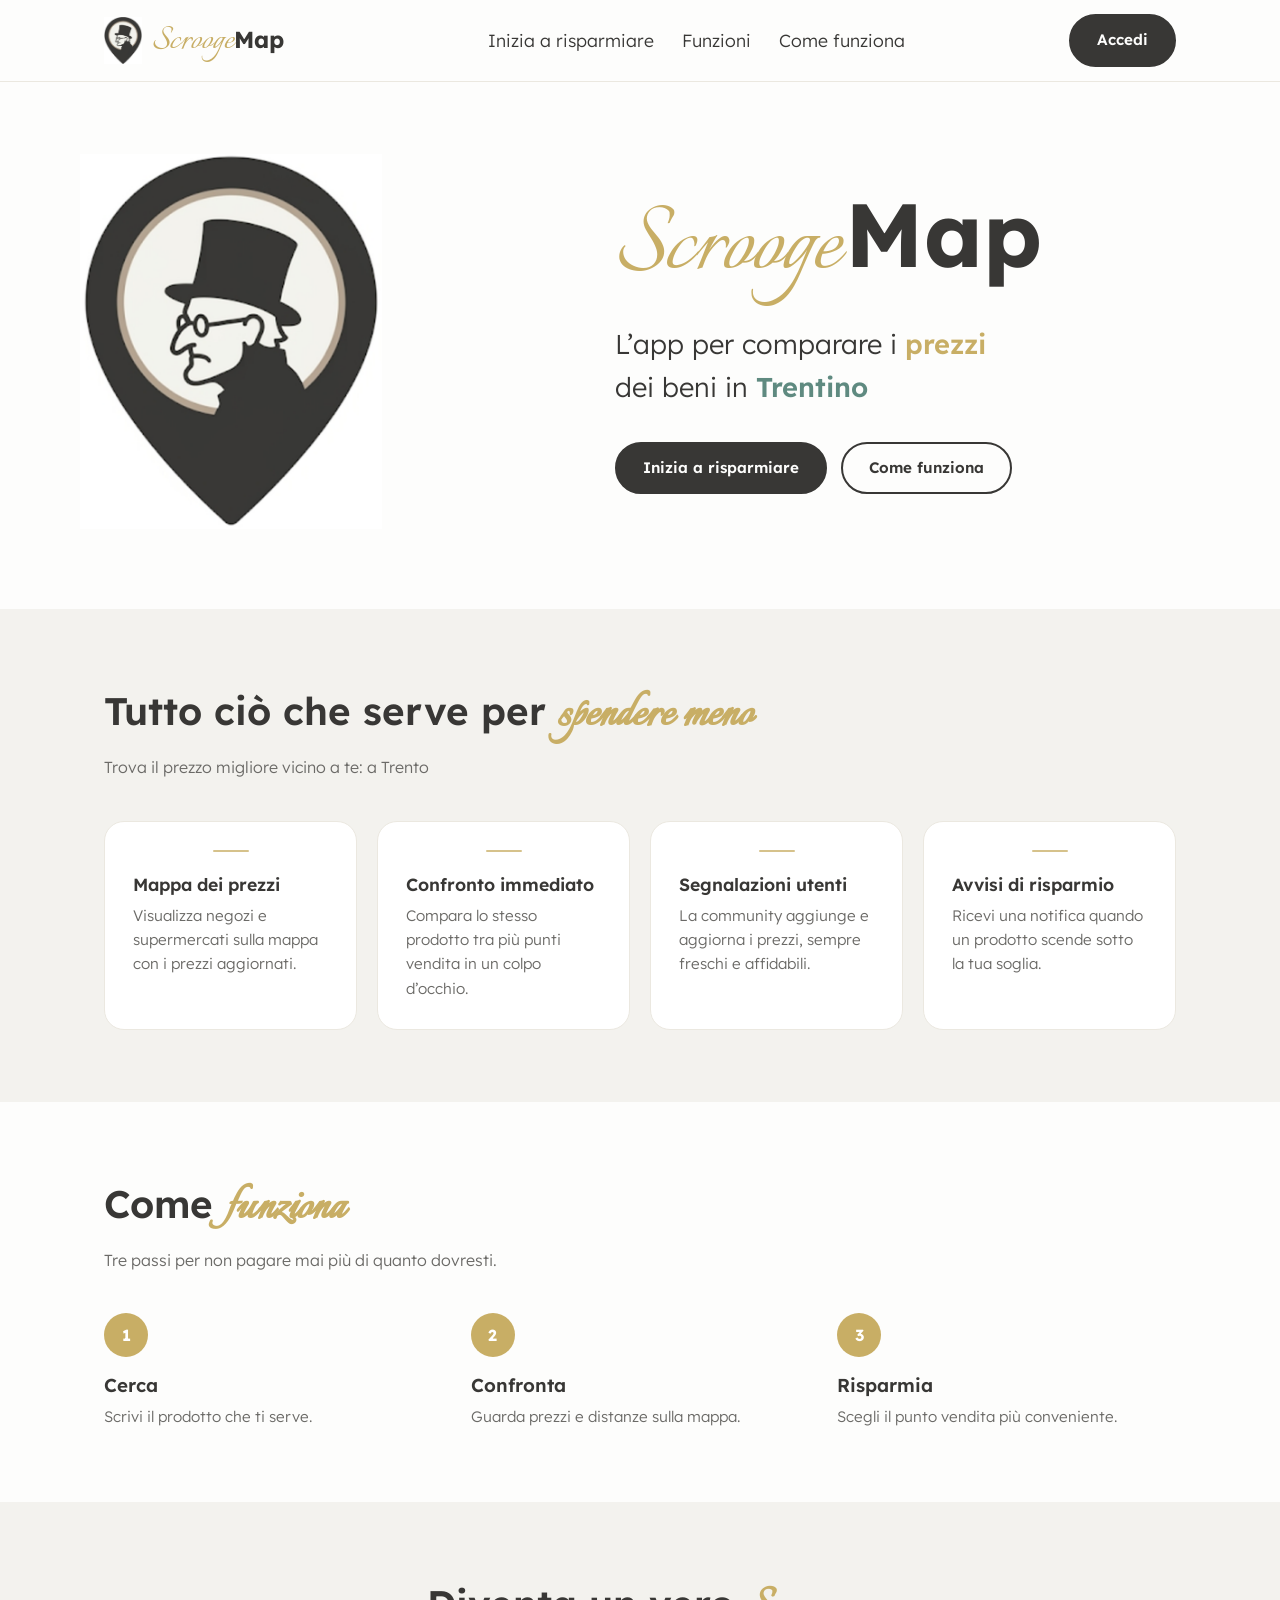
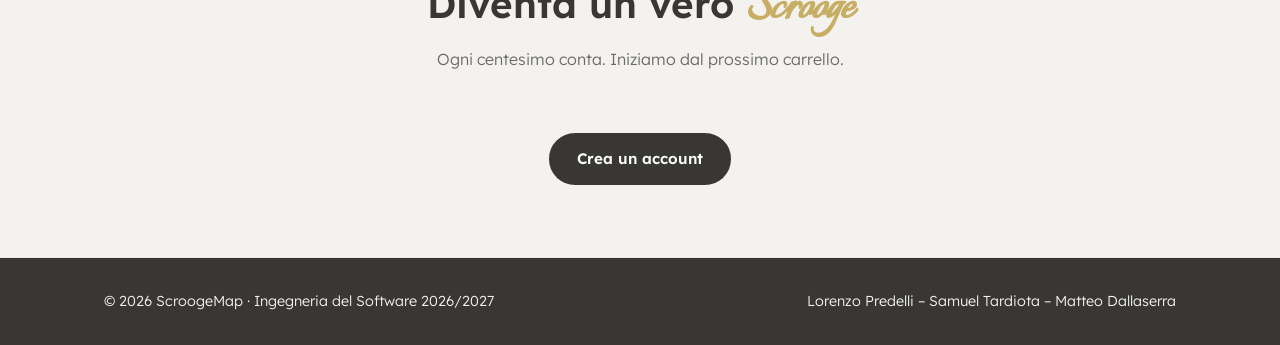
<file: index.html>
<!DOCTYPE html>
<html lang="it">

<head>
    <meta charset="UTF-8">
    <meta name="viewport" content="width=device-width, initial-scale=1, viewport-fit=cover">
    <title>ScroogeMap – Compara i prezzi in Trentino</title>
    <link
        href="https://fonts.googleapis.com/css2?family=Lexend:wght@300;400;600;700&family=Mrs+Saint+Delafield&family=Italianno&display=swap"
        rel="stylesheet">
    <link href="CSS/style.css" rel="stylesheet">
    <link rel="icon" type="image/png" href="assets/logo.png">
</head>

<body>
    <header>
        <div class="wrap">
            <nav>
                <a href="#" class="brand">
                    <div class="logo-img"></div>
                    <span class="logo"><span class="s">Scrooge</span><span class="m">Map</span></span>
                </a>
                <ul>
                    <li><a href="#risparmia">Inizia a risparmiare</a></li>
                    <li><a href="#funzioni">Funzioni</a></li>
                    <li><a href="#come">Come funziona</a></li>
                </ul>
                <a class="btn" href="login.html">Accedi</a>
            </nav>
        </div>
    </header>

    <main>
        <div class="wrap hero" id="risparmia">
            <div class="hero-img"></div>
            <div>
                <h1 class="title"><span class="s">Scrooge</span><span class="m">Map</span></h1>
                <p class="sub">L’app per comparare i <b class="g">prezzi</b><br>dei beni in <b class="t">Trentino</b>
                </p>
                <div class="cta">
                    <a class="btn" href="#come">Inizia a risparmiare</a>
                    <a class="btn ghost" href="#come">Come funziona</a>
                </div>
            </div>
        </div>

        <section class="alt" id="funzioni">
            <div class="wrap">
                <h2>Tutto ciò che serve per <span class="g">spendere meno</span></h2>
                <p class="lead">Trova il prezzo migliore vicino a te: a Trento</p>
                <div class="grid">
                    <div class="card">
                        <span class="feature-mark" aria-hidden="true"></span>
                        <h3>Mappa dei prezzi</h3>
                        <p>Visualizza negozi e supermercati sulla mappa con i prezzi aggiornati.</p>
                    </div>
                    <div class="card">
                        <span class="feature-mark" aria-hidden="true"></span>
                        <h3>Confronto immediato</h3>
                        <p>Compara lo stesso prodotto tra più punti vendita in un colpo d’occhio.</p>
                    </div>
                    <div class="card">
                        <span class="feature-mark" aria-hidden="true"></span>
                        <h3>Segnalazioni utenti</h3>
                        <p>La community aggiunge e aggiorna i prezzi, sempre freschi e affidabili.</p>
                    </div>
                    <div class="card">
                        <span class="feature-mark" aria-hidden="true"></span>
                        <h3>Avvisi di risparmio</h3>
                        <p>Ricevi una notifica quando un prodotto scende sotto la tua soglia.</p>
                    </div>
                </div>
            </div>
        </section>

        <section id="come">
            <div class="wrap">
                <h2>Come <span class="g">funziona</span></h2>
                <p class="lead">Tre passi per non pagare mai più di quanto dovresti.</p>
                <div class="steps">
                    <div class="step">
                        <h3>Cerca</h3>
                        <p>Scrivi il prodotto che ti serve.</p>
                    </div>
                    <div class="step">
                        <h3>Confronta</h3>
                        <p>Guarda prezzi e distanze sulla mappa.</p>
                    </div>
                    <div class="step">
                        <h3>Risparmia</h3>
                        <p>Scegli il punto vendita più conveniente.</p>
                    </div>
                </div>
            </div>
        </section>

        <section class="banner alt">
            <div class="wrap">
                <h2>Diventa un vero <span class="g">Scrooge</span></h2>
                <p class="lead" style="margin-inline:auto">Ogni centesimo conta. Iniziamo dal prossimo carrello.</p>
                <a class="btn" href="#">Crea un account</a>
            </div>
        </section>
    </main>

    <footer>
        <div class="wrap">
            <span>© 2026 ScroogeMap · Ingegneria del Software 2026/2027</span>
            <span>Lorenzo Predelli – Samuel Tardiota – Matteo Dallaserra</span>
        </div>
    </footer>
</body>

</html>
</file>
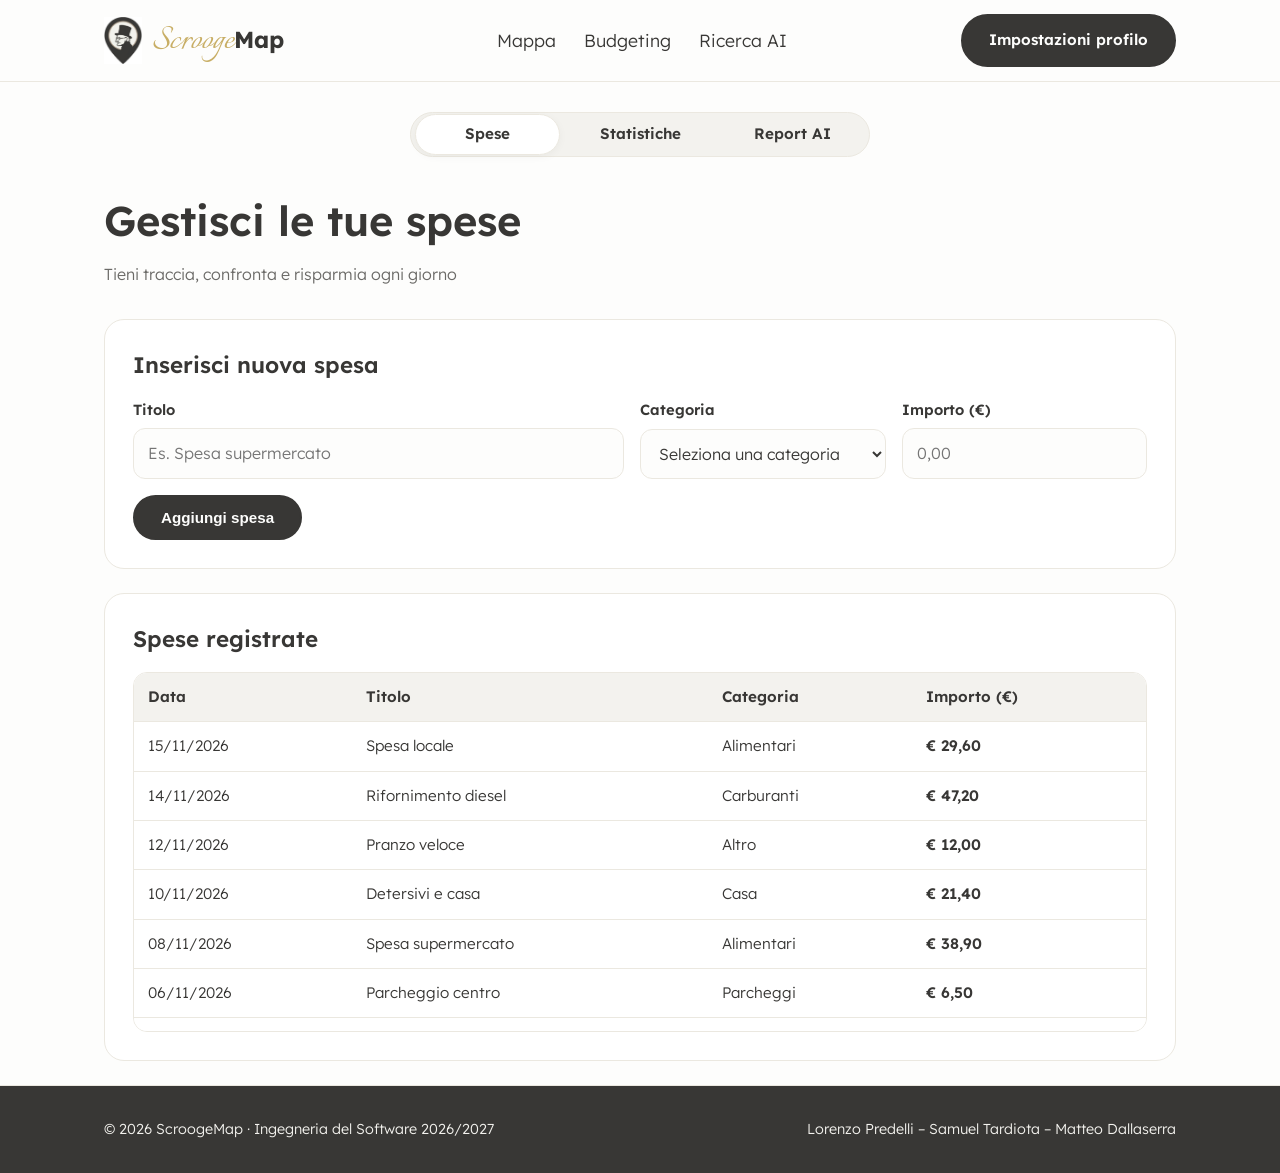
<file: budgeting.html>
<!DOCTYPE html>
<html lang="it">

<head>
    <meta charset="UTF-8">
    <meta name="viewport" content="width=device-width, initial-scale=1, viewport-fit=cover">
    <title>Budgeting – ScroogeMap</title>
    <link
        href="https://fonts.googleapis.com/css2?family=Lexend:wght@300;400;600;700&family=Mrs+Saint+Delafield&family=Italianno&display=swap"
        rel="stylesheet">
    <link href="CSS/style.css" rel="stylesheet">
    <link rel="icon" type="image/png" href="assets/logo.png">
</head>

<body>
    <header>
        <div class="wrap">
            <nav>
                <a href="index.html" class="brand">
                    <div class="logo-img"></div>
                    <span class="logo"><span class="s">Scrooge</span><span class="m">Map</span></span>
                </a>
                <ul>
                    <li><a href="mappa.html">Mappa</a></li>
                    <li><a href="budgeting.html">Budgeting</a></li>
                    <li><a href="ricerca-ai.html">Ricerca AI</a></li>
                </ul>
                <a class="btn" href="impostazioni.html">Impostazioni profilo</a>
            </nav>
        </div>
    </header>

    <main>
        <div class="wrap">
            <nav class="subnav" aria-label="Sezioni budgeting">
                <button type="button" class="tab-btn is-active" data-view="spese" aria-pressed="true">Spese</button>
                <button type="button" class="tab-btn" data-view="statistiche" aria-pressed="false">Statistiche</button>
                <button type="button" class="tab-btn" data-view="report" aria-pressed="false">Report AI</button>
            </nav>

            <section id="view-spese" class="budget-view">
                <div class="budget-intro">
                    <h1>Gestisci le tue spese</h1>
                    <p class="lead">Tieni traccia, confronta e risparmia ogni giorno</p>
                </div>

                <section class="budget-section card" aria-labelledby="add-expense-title">
                    <h2 id="add-expense-title">Inserisci nuova spesa</h2>
                    <form id="expense-form" class="expense-form" action="#" method="post">
                        <div class="expense-form-grid">
                            <div class="field">
                                <label for="expense-title">Titolo</label>
                                <input type="text" id="expense-title" name="title" required
                                    placeholder="Es. Spesa supermercato">
                            </div>
                            <div class="field">
                                <label for="expense-category">Categoria</label>
                                <select id="expense-category" name="category" required>
                                    <option value="">Seleziona una categoria</option>
                                    <option value="Alimentari">Alimentari</option>
                                    <option value="Carburanti">Carburanti</option>
                                    <option value="Parcheggi">Parcheggi</option>
                                    <option value="Casa">Casa</option>
                                    <option value="Altro">Altro</option>
                                </select>
                            </div>
                            <div class="field">
                                <label for="expense-amount">Importo (€)</label>
                                <input type="number" id="expense-amount" name="amount" required min="0.01" step="0.01"
                                    placeholder="0,00">
                            </div>
                        </div>
                        <div class="form-actions">
                            <button type="submit" class="btn">Aggiungi spesa</button>
                            <p id="expense-feedback" class="form-feedback" aria-live="polite"></p>
                        </div>
                    </form>
                </section>

                <section class="budget-section card" aria-labelledby="expenses-list-title">
                    <h2 id="expenses-list-title">Spese registrate</h2>
                    <div class="table-wrap">
                        <table class="expenses-table">
                            <thead>
                                <tr>
                                    <th scope="col">Data</th>
                                    <th scope="col">Titolo</th>
                                    <th scope="col">Categoria</th>
                                    <th scope="col" class="amount-col">Importo (€)</th>
                                </tr>
                            </thead>
                            <tbody id="expenses-tbody"></tbody>
                        </table>
                    </div>
                    <p id="expenses-empty" class="empty-state" hidden>Nessuna spesa registrata.</p>
                </section>
            </section>

            <section id="view-statistiche" class="budget-view" hidden>
                <div class="budget-intro">
                    <h2 class="section-title">Statistiche</h2>
                    <p class="lead">Analizza le tue abitudini di spesa e scopri dove puoi risparmiare.</p>
                </div>

                <section class="budget-section monthly-stats-section" aria-labelledby="monthly-stats-title">
                    <h2 id="monthly-stats-title">Statistiche spese mensili</h2>
                    <div class="kpi-grid">
                        <div class="card kpi-card">
                            <p class="kpi-label">Mese di riferimento</p>
                            <p class="kpi-value" id="stat-month">Novembre 2026</p>
                        </div>
                        <div class="card kpi-card">
                            <p class="kpi-label">Quanto si è speso</p>
                            <p class="kpi-value" id="stat-spent">€ 0,00</p>
                        </div>
                        <div class="card kpi-card">
                            <p class="kpi-label">Risparmiato usando ScroogeMap</p>
                            <p class="kpi-value accent" id="stat-saved">€ 28,40</p>
                        </div>
                        <div class="card kpi-card">
                            <p class="kpi-label">Quanto potresti risparmiare ancora</p>
                            <p class="kpi-value accent-teal" id="stat-potential">€ 15,00</p>
                        </div>
                    </div>
                </section>

                <section class="budget-section card" aria-labelledby="category-stats-title">
                    <h2 id="category-stats-title">Statistiche per categoria</h2>
                    <div class="chart-layout chart-layout--stacked">
                        <div class="pie-wrap">
                            <div id="pie-chart" class="pie-chart" role="img"
                                aria-label="Grafico a torta delle spese per categoria"></div>
                            <p id="pie-total" class="pie-total"></p>
                        </div>
                        <div class="chart-legend-wrap">
                            <ul id="chart-legend" class="chart-legend" aria-label="Legenda categorie di spesa"></ul>
                            <p class="chart-note">I valori mostrano la distribuzione delle spese mensili per categoria.
                            </p>
                        </div>
                    </div>
                </section>
            </section>

            <section id="view-report" class="budget-view" hidden>
                <div class="budget-intro">
                    <h2 class="section-title">Report AI</h2>
                    <p class="lead">Un resoconto chiaro delle tue spese con suggerimenti per risparmiare meglio.</p>
                </div>

                <section class="budget-section card report-card" aria-labelledby="ai-report-title">
                    <div class="report-meta">
                        <p class="report-badge">Ottobre 2026</p>
                        <h2 id="ai-report-title">Resoconto spese</h2>
                    </div>
                    <div class="report-block report-body">
                        <h3>Resoconto</h3>
                        <h4>Panoramica</h4>
                        <p>Nel mese di ottobre hai registrato una spesa complessiva di <strong>€ 318,60</strong>, con un
                            risparmio stimato di <strong>€ 24,10</strong> grazie alla scelta di punti vendita più
                            convenienti. L’andamento generale è in linea con il mese precedente, con una lieve riduzione
                            sui carburanti.</p>
                        <h4>Dove spendi di più</h4>
                        <ul>
                            <li><strong>Alimentari (46%)</strong>: voce principale, concentrata in 5 acquisti
                                settimanali.</li>
                            <li><strong>Carburanti (24%)</strong>: spesa stabile, con margine di risparmio sui
                                distributori più vicini.</li>
                            <li><strong>Parcheggi (15%)</strong>: costi più alti nelle fasce serali in centro.</li>
                            <li><strong>Casa e Altro (15%)</strong>: spese occasionali non ricorrenti.</li>
                        </ul>
                        <h4>Consigli di risparmio</h4>
                        <ul>
                            <li>Confronta i prezzi dei prodotti alimentari prima della spesa: potresti risparmiare
                                ancora circa <strong>€ 8,00</strong> al mese.</li>
                            <li>Valuta distributori alternativi nel raggio di 1 km per ridurre la spesa carburante.</li>
                            <li>Per le soste in centro, considera parcheggi con tariffa oraria più bassa segnalati nella
                                mappa.</li>
                        </ul>
                    </div>
                    <div class="report-block report-widget">
                        <h3>Come viene generato il resoconto</h3>
                        <p>Il report sintetizza in modo automatico le spese registrate, le categorie più rilevanti e i
                            confronti prezzi disponibili su ScroogeMap. L’obiettivo è evidenziare le abitudini di spesa
                            e proporre suggerimenti pratici per risparmiare, senza utilizzare servizi esterni in questo
                            mockup.</p>
                    </div>
                </section>
            </section>
        </div>
    </main>

    <footer class="budget-footer">
        <div class="wrap">
            <span>© 2026 ScroogeMap · Ingegneria del Software 2026/2027</span>
            <span>Lorenzo Predelli – Samuel Tardiota – Matteo Dallaserra</span>
        </div>
    </footer>

    <script>
        (function () {
            var expenses = [
                { id: 1, date: '2026-11-02', title: 'Spesa settimanale', category: 'Alimentari', amount: 54.30 },
                { id: 2, date: '2026-11-04', title: 'Rifornimento benzina', category: 'Carburanti', amount: 42.00 },
                { id: 3, date: '2026-11-06', title: 'Parcheggio centro', category: 'Parcheggi', amount: 6.50 },
                { id: 4, date: '2026-11-08', title: 'Spesa supermercato', category: 'Alimentari', amount: 38.90 },
                { id: 5, date: '2026-11-10', title: 'Detersivi e casa', category: 'Casa', amount: 21.40 },
                { id: 6, date: '2026-11-12', title: 'Pranzo veloce', category: 'Altro', amount: 12.00 },
                { id: 7, date: '2026-11-14', title: 'Rifornimento diesel', category: 'Carburanti', amount: 47.20 },
                { id: 8, date: '2026-11-15', title: 'Spesa locale', category: 'Alimentari', amount: 29.60 }
            ];
            var nextId = 9;

            var categoryColors = {
                'Alimentari': '#5f8a80',
                'Carburanti': '#c8ae65',
                'Parcheggi': '#8a877f',
                'Casa': '#383735',
                'Altro': '#b9b3a3'
            };

            var tabButtons = Array.prototype.slice.call(document.querySelectorAll('.tab-btn'));
            var views = {
                spese: document.getElementById('view-spese'),
                statistiche: document.getElementById('view-statistiche'),
                report: document.getElementById('view-report')
            };
            var tbody = document.getElementById('expenses-tbody');
            var emptyMsg = document.getElementById('expenses-empty');
            var form = document.getElementById('expense-form');
            var feedback = document.getElementById('expense-feedback');

            function formatEuro(value) {
                return '€ ' + Number(value).toFixed(2).replace('.', ',');
            }

            function formatDate(iso) {
                var parts = iso.split('-');
                if (parts.length !== 3) return iso;
                return parts[2] + '/' + parts[1] + '/' + parts[0];
            }

            function todayISO() {
                var d = new Date();
                var m = String(d.getMonth() + 1).padStart(2, '0');
                var day = String(d.getDate()).padStart(2, '0');
                return d.getFullYear() + '-' + m + '-' + day;
            }

            function renderTable() {
                if (!expenses.length) {
                    tbody.innerHTML = '';
                    emptyMsg.hidden = false;
                    return;
                }
                emptyMsg.hidden = true;
                var rows = expenses.slice().sort(function (a, b) {
                    return b.date.localeCompare(a.date) || b.id - a.id;
                });
                tbody.innerHTML = rows.map(function (e) {
                    return '<tr>' +
                        '<td>' + formatDate(e.date) + '</td>' +
                        '<td>' + e.title + '</td>' +
                        '<td>' + e.category + '</td>' +
                        '<td class="amount-col">' + formatEuro(e.amount) + '</td>' +
                        '</tr>';
                }).join('');
            }

            function renderStats() {
                var total = expenses.reduce(function (sum, e) { return sum + e.amount; }, 0);
                var spentEl = document.getElementById('stat-spent');
                if (spentEl) spentEl.textContent = formatEuro(total);

                var totalsByCat = {};
                expenses.forEach(function (e) {
                    totalsByCat[e.category] = (totalsByCat[e.category] || 0) + e.amount;
                });

                var legend = document.getElementById('chart-legend');
                var pie = document.getElementById('pie-chart');
                var pieTotal = document.getElementById('pie-total');
                if (!legend || !pie) return;

                var entries = Object.keys(totalsByCat).map(function (cat) {
                    return { cat: cat, amount: totalsByCat[cat] };
                }).sort(function (a, b) { return b.amount - a.amount; });

                if (!entries.length || total <= 0) {
                    pie.style.background = 'var(--line)';
                    pie.setAttribute('aria-label', 'Nessuna spesa disponibile per il grafico');
                    pieTotal.textContent = 'Totale: € 0,00';
                    legend.innerHTML = '<li class="empty-state">Nessun dato da mostrare.</li>';
                    return;
                }

                var start = 0;
                var segments = [];
                entries.forEach(function (entry) {
                    var pct = (entry.amount / total) * 100;
                    var end = start + pct;
                    var color = categoryColors[entry.cat] || '#999';
                    segments.push(color + ' ' + start + '% ' + end + '%');
                    entry.pct = pct;
                    entry.color = color;
                    start = end;
                });

                pie.style.background = 'conic-gradient(' + segments.join(', ') + ')';
                pie.setAttribute('aria-label', 'Grafico a torta delle spese per categoria. Totale ' + formatEuro(total));
                pieTotal.textContent = 'Totale: ' + formatEuro(total);

                legend.innerHTML = entries.map(function (entry) {
                    return '<li class="legend-item">' +
                        '<span class="legend-swatch" style="background:' + entry.color + '"></span>' +
                        '<span class="legend-label">' + entry.cat + '</span>' +
                        '<span class="legend-value">' + formatEuro(entry.amount) + ' (' + entry.pct.toFixed(1).replace('.', ',') + '%)</span>' +
                        '</li>';
                }).join('');
            }

            function switchView(view) {
                tabButtons.forEach(function (btn) {
                    var active = btn.getAttribute('data-view') === view;
                    btn.classList.toggle('is-active', active);
                    btn.setAttribute('aria-pressed', active ? 'true' : 'false');
                });
                Object.keys(views).forEach(function (key) {
                    if (!views[key]) return;
                    views[key].hidden = key !== view;
                });
                if (view === 'statistiche') {
                    renderStats();
                }
            }

            tabButtons.forEach(function (btn) {
                btn.addEventListener('click', function () {
                    switchView(btn.getAttribute('data-view'));
                });
            });

            if (form) {
                form.addEventListener('submit', function (e) {
                    e.preventDefault();
                    var title = document.getElementById('expense-title').value.trim();
                    var category = document.getElementById('expense-category').value;
                    var amount = parseFloat(document.getElementById('expense-amount').value);
                    if (!title || !category || !(amount > 0)) return;
                    expenses.push({ id: nextId++, date: todayISO(), title: title, category: category, amount: amount });
                    renderTable();
                    renderStats();
                    form.reset();
                    if (feedback) {
                        feedback.textContent = 'Spesa aggiunta con successo.';
                        setTimeout(function () { feedback.textContent = ''; }, 2500);
                    }
                });
            }

            renderTable();
            renderStats();
            switchView('spese');
        })();
    </script>
</body>

</html>
</file>
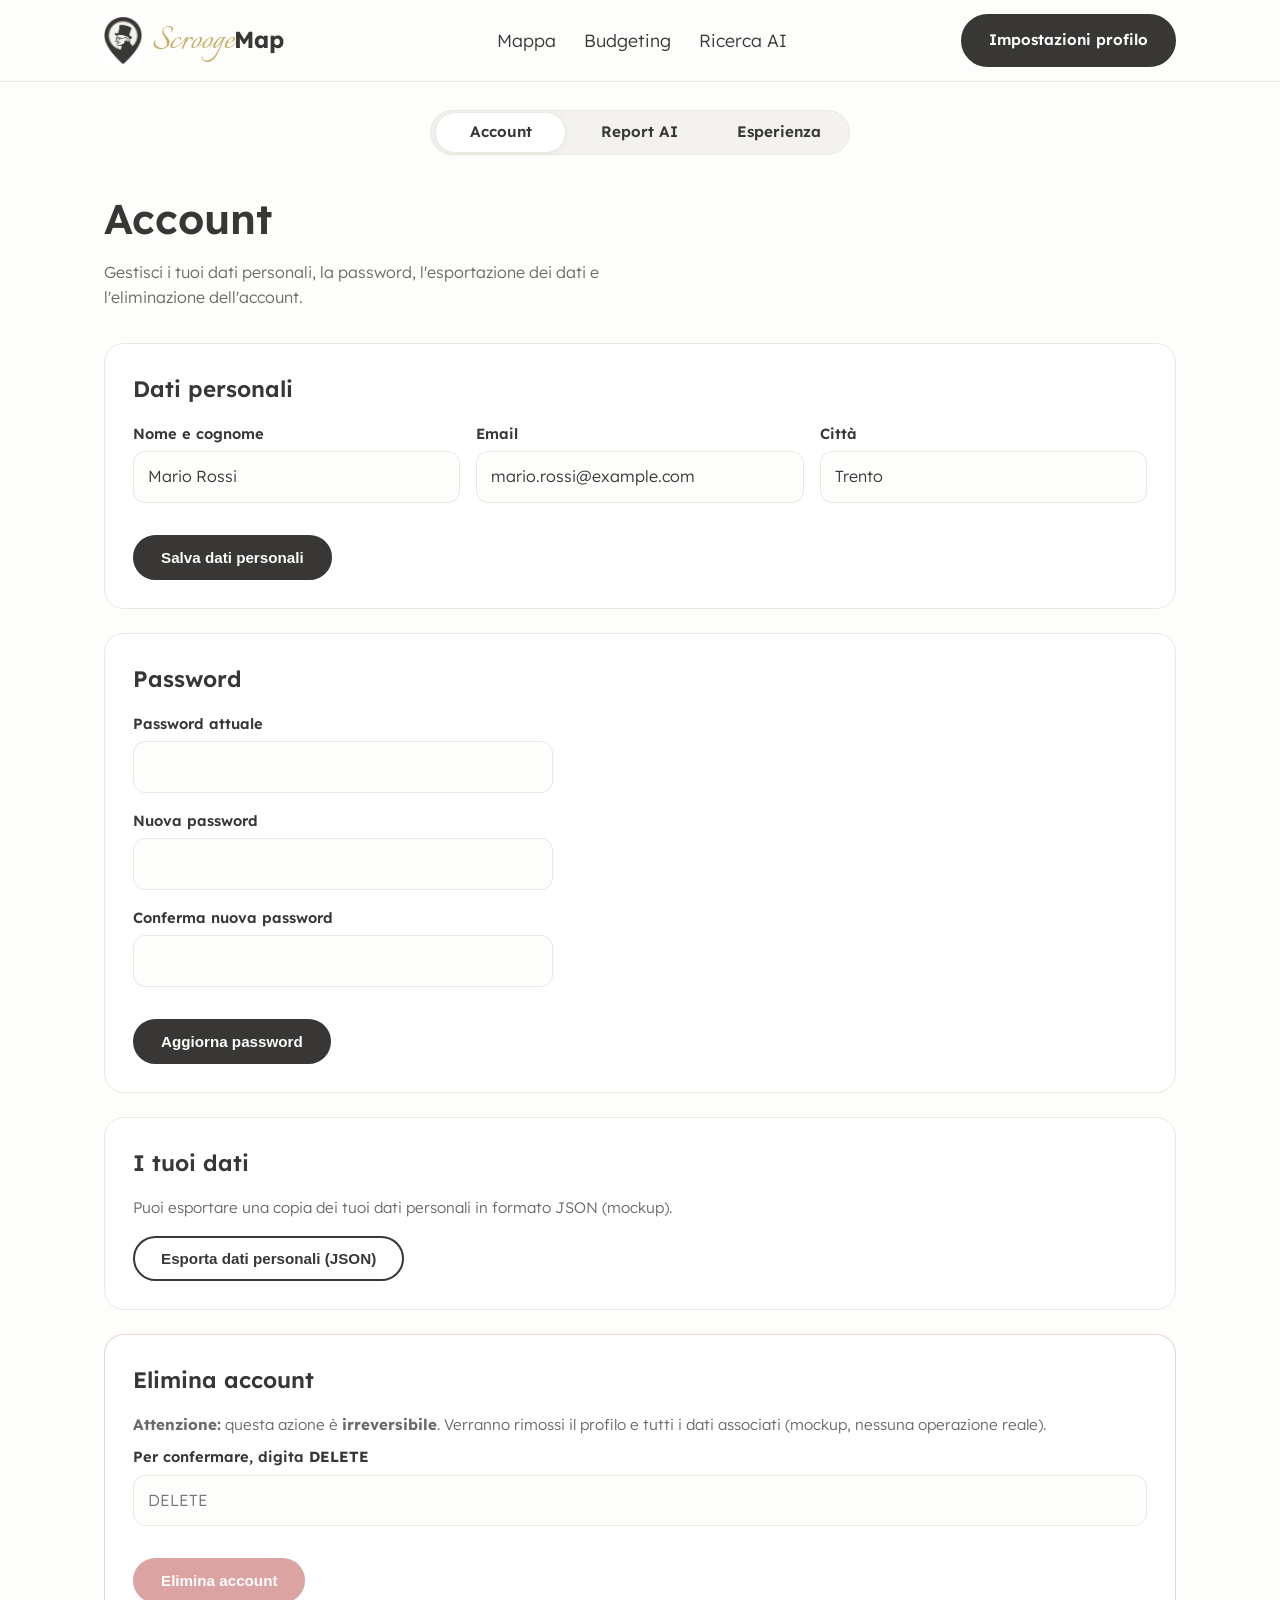
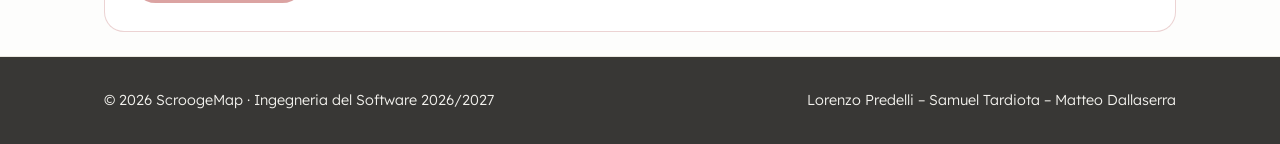
<file: impostazioni.html>
<!DOCTYPE html>
<html lang="it">

<head>
    <meta charset="UTF-8">
    <meta name="viewport" content="width=device-width, initial-scale=1, viewport-fit=cover">
    <title>Impostazioni profilo – ScroogeMap</title>
    <link
        href="https://fonts.googleapis.com/css2?family=Lexend:wght@300;400;600;700&family=Mrs+Saint+Delafield&family=Italianno&display=swap"
        rel="stylesheet">
    <link href="CSS/style.css" rel="stylesheet">
    <style>
        body {
            min-height: 100dvh;
            display: flex;
            flex-direction: column;
        }

        main {
            flex: 1;
        }

        .settings-subnav {
            margin-top: 28px;
        }

        .settings-form .field input,
        .settings-form .field select,
        .setting-control select {
            border: 1px solid var(--line);
            border-radius: 12px;
            background: var(--bg);
            color: var(--ink);
            font: inherit;
            transition: .2s;
        }

        .settings-form .field input:focus,
        .settings-form .field select:focus,
        .setting-control select:focus {
            outline: 2px solid transparent;
            border-color: var(--gold);
            box-shadow: 0 0 0 3px rgba(200, 174, 101, .2);
        }

        .settings-form .field select,
        .setting-control select {
            padding: 12px 14px;
            appearance: auto;
        }

        .choice-pill {
            border: 1px solid var(--line);
            border-radius: 999px;
            background: var(--surface);
            color: var(--ink);
            transition: .2s;
        }

        .choice-pill:hover {
            border-color: var(--gold);
        }

        .choice-pill input {
            accent-color: var(--gold);
            width: 16px;
            height: 16px;
        }

        .choice-pill:has(input:checked) {
            border-color: var(--gold);
            background: var(--cream);
            box-shadow: none;
        }

        .choice-pill:focus-within {
            box-shadow: 0 0 0 3px rgba(200, 174, 101, .2);
        }

        .switch-ui {
            border: 1px solid var(--line);
            background: var(--cream);
        }

        .switch input:checked+.switch-ui {
            background: var(--gold);
            border-color: var(--gold);
        }

        .switch-ui::after {
            top: 50%;
            left: 3px;
            transform: translateY(-50%);
            background: var(--surface);
            border: 1px solid var(--line);
            box-shadow: none;
        }

        .switch input:checked + .switch-ui::after {
            transform: translate(20px, -50%);
        }

        .switch:hover .switch-ui {
            border-color: var(--gold);
        }

        .switch input:focus-visible+.switch-ui {
            box-shadow: 0 0 0 3px rgba(200, 174, 101, .2);
            outline: none;
        }

        .danger-btn {
            border-width: 2px;
        }

        .danger-btn:disabled {
            opacity: .5;
            cursor: not-allowed;
        }
    </style>
    <link rel="icon" type="image/png" href="assets/logo.png">
</head>

<body>
    <header>
        <div class="wrap">
            <nav>
                <a href="index.html" class="brand">
                    <div class="logo-img"></div>
                    <span class="logo"><span class="s">Scrooge</span><span class="m">Map</span></span>
                </a>
                <ul>
                    <li><a href="mappa.html">Mappa</a></li>
                    <li><a href="budgeting.html">Budgeting</a></li>
                    <li><a href="ricerca-ai.html">Ricerca AI</a></li>
                </ul>
                <a class="btn" href="impostazioni.html" aria-current="page">Impostazioni profilo</a>
            </nav>
        </div>
    </header>

    <main>
        <div class="wrap">
            <nav class="subnav settings-subnav" aria-label="Sezioni impostazioni">
                <button type="button" class="tab-btn is-active" data-view="account" aria-pressed="true">Account</button>
                <button type="button" class="tab-btn" data-view="report" aria-pressed="false">Report AI</button>
                <button type="button" class="tab-btn" data-view="ux" aria-pressed="false">Esperienza</button>
            </nav>

            <section id="view-account" class="settings-view">
                <div class="budget-intro">
                    <h2 class="section-title">Account</h2>
                    <p class="lead">Gestisci i tuoi dati personali, la password, l'esportazione dei dati e l'eliminazione dell'account.</p>
                </div>

                <section class="budget-section card" aria-labelledby="personal-data-title">
                    <h2 id="personal-data-title">Dati personali</h2>
                    <form id="personal-form" class="settings-form" action="#" method="post">
                        <div class="settings-grid">
                            <div class="field">
                                <label for="profile-name">Nome e cognome</label>
                                <input type="text" id="profile-name" name="name" value="Mario Rossi"
                                    autocomplete="name">
                            </div>
                            <div class="field">
                                <label for="profile-email">Email</label>
                                <input type="email" id="profile-email" name="email" value="mario.rossi@example.com"
                                    autocomplete="email">
                            </div>
                            <div class="field">
                                <label for="profile-city">Città</label>
                                <input type="text" id="profile-city" name="city" value="Trento"
                                    autocomplete="address-level2">
                            </div>
                        </div>
                        <div class="form-actions">
                            <button type="submit" class="btn">Salva dati personali</button>
                            <p class="form-feedback" id="personal-feedback" aria-live="polite"></p>
                        </div>
                    </form>
                </section>

                <section class="budget-section card" aria-labelledby="password-title">
                    <h2 id="password-title">Password</h2>
                    <form id="password-form" class="settings-form" action="#" method="post">
                        <div class="settings-grid settings-grid--single">
                            <div class="field">
                                <label for="current-password">Password attuale</label>
                                <input type="password" id="current-password" name="current-password"
                                    autocomplete="current-password">
                            </div>
                            <div class="field">
                                <label for="new-password">Nuova password</label>
                                <input type="password" id="new-password" name="new-password"
                                    autocomplete="new-password">
                            </div>
                            <div class="field">
                                <label for="confirm-password">Conferma nuova password</label>
                                <input type="password" id="confirm-password" name="confirm-password"
                                    autocomplete="new-password">
                            </div>
                        </div>
                        <div class="form-actions">
                            <button type="submit" class="btn">Aggiorna password</button>
                            <p class="form-feedback" id="password-feedback" aria-live="polite"></p>
                        </div>
                    </form>
                </section>

                <section class="budget-section card" aria-labelledby="data-title">
                    <h2 id="data-title">I tuoi dati</h2>
                    <p class="settings-text">Puoi esportare una copia dei tuoi dati personali in formato JSON (mockup).
                    </p>
                    <div class="form-actions">
                        <button type="button" class="btn ghost" id="export-data">Esporta dati personali (JSON)</button>
                        <p class="form-feedback" id="export-feedback" aria-live="polite"></p>
                    </div>
                </section>

                <section class="budget-section card danger-card" aria-labelledby="delete-title">
                    <h2 id="delete-title">Elimina account</h2>
                    <p class="settings-text"><strong>Attenzione:</strong> questa azione è <strong>irreversibile</strong>. Verranno rimossi il profilo e tutti i dati associati (mockup, nessuna operazione reale).</p>
                    <form id="delete-form" class="settings-form" action="#" method="post">
                        <div class="field">
                            <label for="delete-confirm">Per confermare, digita <strong>DELETE</strong></label>
                            <input type="text" id="delete-confirm" name="delete-confirm" placeholder="DELETE" autocomplete="off">
                        </div>
                        <div class="form-actions">
                            <button type="submit" class="btn danger-btn" id="delete-account" disabled>Elimina account</button>
                            <p class="form-feedback danger-feedback" id="delete-feedback" aria-live="polite"></p>
                        </div>
                    </form>
                </section>
            </section>

            <section id="view-report" class="settings-view" hidden>
                <div class="budget-intro">
                    <h2 class="section-title">Report AI</h2>
                    <p class="lead">Configura la generazione dei report automatici sulle tue spese.</p>
                </div>

                <section class="budget-section card" aria-labelledby="report-settings-title">
                    <h2 id="report-settings-title">Preferenze report</h2>
                    <form id="report-form" class="settings-form" action="#" method="post">
                        <div class="setting-row">
                            <div>
                                <p class="setting-title">Report AI</p>
                                <p class="setting-desc">Attiva o disattiva la generazione dei report periodici.</p>
                            </div>
                            <label class="switch" for="report-enabled">
                                <input type="checkbox" id="report-enabled" name="report-enabled" checked>
                                <span class="switch-ui" aria-hidden="true"></span>
                                <span class="switch-label" id="report-enabled-label">Attivato</span>
                            </label>
                        </div>
                        <div class="setting-row">
                            <div>
                                <p class="setting-title" id="cadence-label">Cadenza</p>
                                <p class="setting-desc">Scegli ogni quanto ricevere il resoconto.</p>
                            </div>
                            <div class="choice-group" role="radiogroup" aria-labelledby="cadence-label">
                                <label class="choice-pill">
                                    <input type="radio" name="cadence" value="settimanale">
                                    <span>Settimanale</span>
                                </label>
                                <label class="choice-pill">
                                    <input type="radio" name="cadence" value="mensile" checked>
                                    <span>Mensile</span>
                                </label>
                            </div>
                        </div>
                        <div class="form-actions">
                            <button type="submit" class="btn">Salva preferenze report</button>
                            <p class="form-feedback" id="report-feedback" aria-live="polite"></p>
                        </div>
                    </form>
                </section>
            </section>

            <section id="view-ux" class="settings-view" hidden>
                <div class="budget-intro">
                    <h2 class="section-title">Esperienza</h2>
                    <p class="lead">Personalizza tema, lingua e dimensione del testo.</p>
                </div>

                <section class="budget-section card" aria-labelledby="ux-settings-title">
                    <h2 id="ux-settings-title">Preferenze interfaccia</h2>
                    <form id="ux-form" class="settings-form" action="#" method="post">
                        <div class="setting-row">
                            <div>
                                <p class="setting-title">Tema</p>
                                <p class="setting-desc">Seleziona la modalità di visualizzazione.</p>
                            </div>
                            <div class="choice-group" role="radiogroup" aria-label="Tema">
                                <label class="choice-pill">
                                    <input type="radio" name="theme" value="light" checked>
                                    <span>Light mode</span>
                                </label>
                                <label class="choice-pill">
                                    <input type="radio" name="theme" value="dark">
                                    <span>Dark mode</span>
                                </label>
                            </div>
                        </div>
                        <div class="setting-row">
                            <div>
                                <label class="setting-title" for="language">Lingua</label>
                                <p class="setting-desc">Imposta la lingua dell'interfaccia (mockup).</p>
                            </div>
                            <div class="field setting-control">
                                <select id="language" name="language">
                                    <option value="it" selected>Italiano</option>
                                    <option value="de">Tedesco</option>
                                    <option value="en">Inglese</option>
                                </select>
                            </div>
                        </div>
                        <div class="setting-row">
                            <div>
                                <p class="setting-title">Grandezza font</p>
                                <p class="setting-desc">Regola la dimensione del testo.</p>
                            </div>
                            <div class="choice-group" role="radiogroup" aria-label="Grandezza font">
                                <label class="choice-pill">
                                    <input type="radio" name="font-size" value="small">
                                    <span>Piccolo</span>
                                </label>
                                <label class="choice-pill">
                                    <input type="radio" name="font-size" value="medium" checked>
                                    <span>Medio</span>
                                </label>
                                <label class="choice-pill">
                                    <input type="radio" name="font-size" value="large">
                                    <span>Grande</span>
                                </label>
                            </div>
                        </div>
                        <div class="form-actions">
                            <button type="submit" class="btn">Salva preferenze</button>
                            <p class="form-feedback" id="ux-feedback" aria-live="polite"></p>
                        </div>
                    </form>
                </section>
            </section>
        </div>
    </main>

    <footer class="settigns-footer">
        <div class="wrap">
            <span>© 2026 ScroogeMap · Ingegneria del Software 2026/2027</span>
            <span>Lorenzo Predelli – Samuel Tardiota – Matteo Dallaserra</span>
        </div>
    </footer>

    <script>
        (function () {
            var tabButtons = Array.prototype.slice.call(document.querySelectorAll('.tab-btn'));
            var views = {
                account: document.getElementById('view-account'),
                report: document.getElementById('view-report'),
                ux: document.getElementById('view-ux')
            };

            function switchView(view) {
                tabButtons.forEach(function (btn) {
                    var active = btn.getAttribute('data-view') === view;
                    btn.classList.toggle('is-active', active);
                    btn.setAttribute('aria-pressed', active ? 'true' : 'false');
                });
                Object.keys(views).forEach(function (key) {
                    if (views[key]) views[key].hidden = key !== view;
                });
            }

            tabButtons.forEach(function (btn) {
                btn.addEventListener('click', function () { switchView(btn.getAttribute('data-view')); });
            });

            function showFeedback(id, msg) {
                var el = document.getElementById(id);
                if (!el) return;
                el.textContent = msg;
                setTimeout(function () { if (el.textContent === msg) el.textContent = ''; }, 3000);
            }

            var personalForm = document.getElementById('personal-form');
            if (personalForm) {
                personalForm.addEventListener('submit', function (e) {
                    e.preventDefault();
                    showFeedback('personal-feedback', 'Dati personali salvati (mockup).');
                });
            }

            var passwordForm = document.getElementById('password-form');
            if (passwordForm) {
                passwordForm.addEventListener('submit', function (e) {
                    e.preventDefault();
                    var p1 = document.getElementById('new-password').value;
                    var p2 = document.getElementById('confirm-password').value;
                    if (p1 && p1 !== p2) {
                        showFeedback('password-feedback', 'Le nuove password non coincidono.');
                        return;
                    }
                    showFeedback('password-feedback', 'Password aggiornata (mockup).');
                    passwordForm.reset();
                });
            }

            var exportBtn = document.getElementById('export-data');
            if (exportBtn) {
                exportBtn.addEventListener('click', function () {
                    var data = {
                        profilo: {
                            nome: document.getElementById('profile-name').value,
                            email: document.getElementById('profile-email').value,
                            citta: document.getElementById('profile-city').value
                        },
                        preferenze: {
                            reportAI: document.getElementById('report-enabled').checked,
                            cadenza: (document.querySelector('input[name="cadence"]:checked') || {}).value,
                            tema: (document.querySelector('input[name="theme"]:checked') || {}).value,
                            lingua: document.getElementById('language').value,
                            font: (document.querySelector('input[name="font-size"]:checked') || {}).value
                        },
                        esportatoIl: new Date().toISOString()
                    };
                    var blob = new Blob([JSON.stringify(data, null, 2)], { type: 'application/json' });
                    var url = URL.createObjectURL(blob);
                    var a = document.createElement('a');
                    a.href = url;
                    a.download = 'scroogemap-dati-personali.json';
                    document.body.appendChild(a);
                    a.click();
                    document.body.removeChild(a);
                    URL.revokeObjectURL(url);
                    showFeedback('export-feedback', 'Esportazione JSON completata.');
                });
            }

            var deleteForm = document.getElementById('delete-form');
            var deleteInput = document.getElementById('delete-confirm');
            var deleteBtn = document.getElementById('delete-account');
            if (deleteInput && deleteBtn) {
                deleteInput.addEventListener('input', function () {
                    deleteBtn.disabled = deleteInput.value !== 'DELETE';
                });
            }
            if (deleteForm) {
                deleteForm.addEventListener('submit', function (e) {
                    e.preventDefault();
                    if (!deleteInput || deleteInput.value !== 'DELETE') {
                        showFeedback('delete-feedback', 'Digita DELETE per confermare l\'eliminazione.');
                        return;
                    }
                    deleteBtn.disabled = true;
                    deleteInput.disabled = true;
                    showFeedback('delete-feedback', 'Account eliminato (mockup, nessuna azione reale).');
                });
            }

            var reportEnabled = document.getElementById('report-enabled');
            var reportEnabledLabel = document.getElementById('report-enabled-label');
            function syncReportLabel() {
                if (reportEnabledLabel && reportEnabled) {
                    reportEnabledLabel.textContent = reportEnabled.checked ? 'Attivato' : 'Disattivato';
                }
            }
            if (reportEnabled) {
                reportEnabled.addEventListener('change', syncReportLabel);
                syncReportLabel();
            }

            var reportForm = document.getElementById('report-form');
            if (reportForm) {
                reportForm.addEventListener('submit', function (e) {
                    e.preventDefault();
                    showFeedback('report-feedback', 'Preferenze report salvate (mockup).');
                });
            }

            function applyTheme(theme) {
                if (theme === 'dark') document.documentElement.setAttribute('data-theme', 'dark');
                else document.documentElement.setAttribute('data-theme', 'light');
            }

            function applyFontSize(size) {
                document.documentElement.classList.remove('font-small', 'font-medium', 'font-large');
                document.documentElement.classList.add('font-' + size);
            }

            Array.prototype.forEach.call(document.querySelectorAll('input[name="theme"]'), function (r) {
                r.addEventListener('change', function () { applyTheme(r.value); });
            });
            Array.prototype.forEach.call(document.querySelectorAll('input[name="font-size"]'), function (r) {
                r.addEventListener('change', function () { applyFontSize(r.value); });
            });

            var uxForm = document.getElementById('ux-form');
            if (uxForm) {
                uxForm.addEventListener('submit', function (e) {
                    e.preventDefault();
                    showFeedback('ux-feedback', 'Preferenze interfaccia salvate (mockup).');
                });
            }

            applyTheme('light');
            applyFontSize('medium');
            switchView('account');
        })();
    </script>
</body>

</html>
</file>
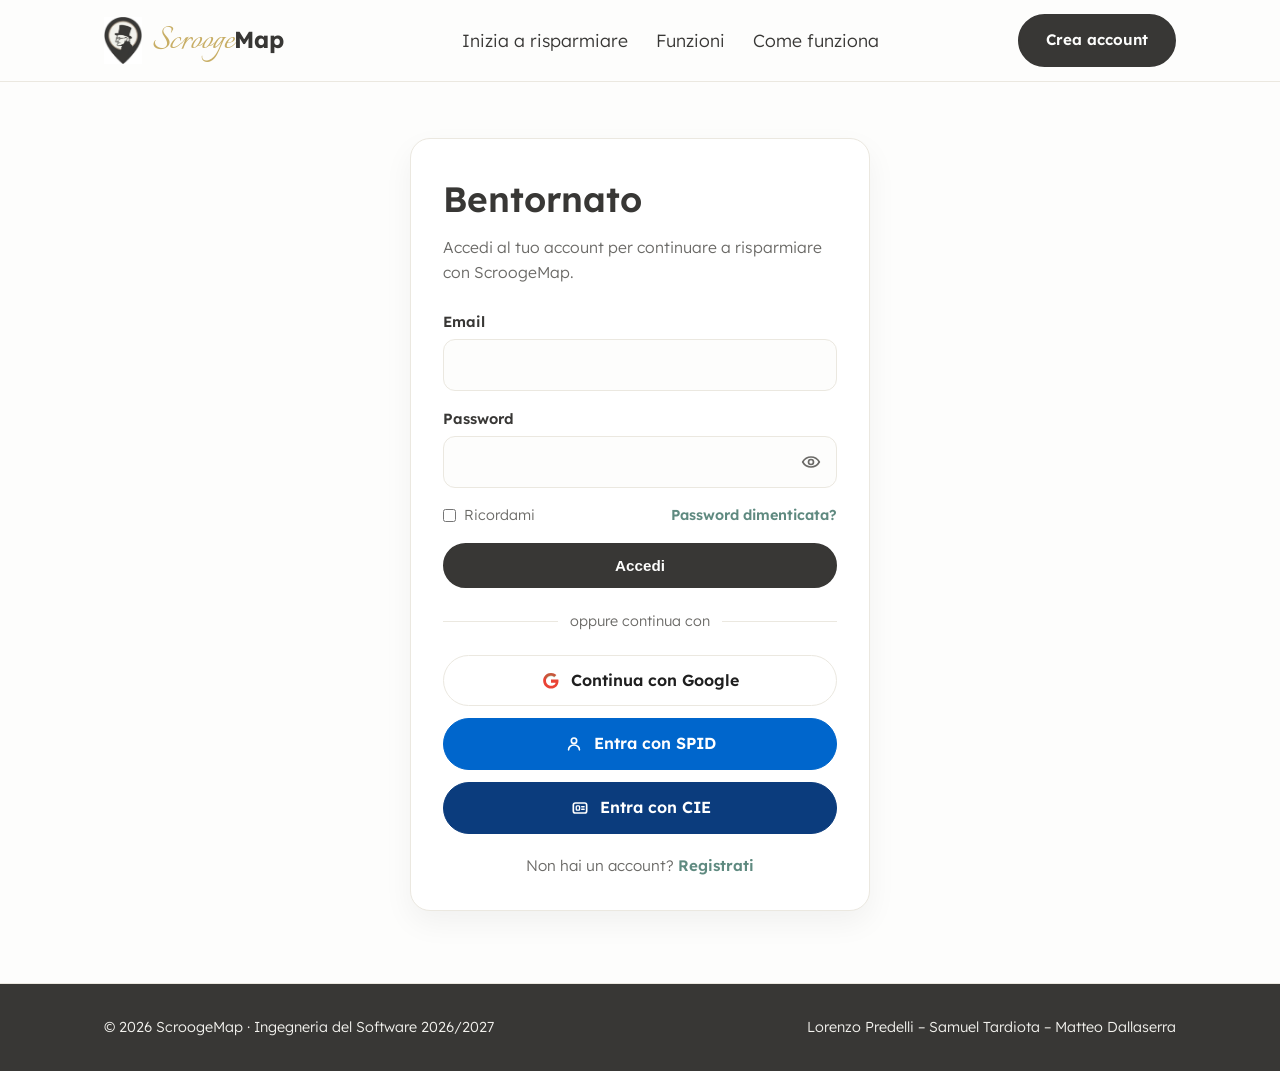
<file: login.html>
<!DOCTYPE html>
<html lang="it">

<head>
    <meta charset="UTF-8">
    <meta name="viewport" content="width=device-width, initial-scale=1, viewport-fit=cover">
    <title>Accedi – ScroogeMap</title>
    <link
        href="https://fonts.googleapis.com/css2?family=Lexend:wght@300;400;600;700&family=Mrs+Saint+Delafield&family=Italianno&display=swap"
        rel="stylesheet">
    <link href="CSS/style.css" rel="stylesheet">
    <link rel="icon" type="image/png" href="assets/logo.png">
</head>

<body>
    <header>
        <div class="wrap">
            <nav>
                <a href="index.html" class="brand">
                    <div class="logo-img"></div>
                    <span class="logo"><span class="s">Scrooge</span><span class="m">Map</span></span>
                </a>
                <ul>
                    <li><a href="index.html#risparmia">Inizia a risparmiare</a></li>
                    <li><a href="index.html#funzioni">Funzioni</a></li>
                    <li><a href="index.html#come">Come funziona</a></li>
                </ul>
                <a class="btn" href="signup.html">Crea account</a>
            </nav>
        </div>
    </header>

    <main>
        <section class="auth-page">
            <div class="wrap auth-wrap">
                <div class="auth-card">
                    <h1>Bentornato</h1>
                    <p class="auth-lead">Accedi al tuo account per continuare a risparmiare con ScroogeMap.</p>

                    <form class="auth-form" action="#" method="post">
                        <div class="field">
                            <label for="login-email">Email</label>
                            <input id="login-email" name="email" type="email" autocomplete="email" required>
                        </div>
                        <div class="field">
                            <label for="login-password">Password</label>
                            <div class="password-wrap">
                                <input id="login-password" name="password" type="password"
                                    autocomplete="current-password" required>
                                <button class="toggle-password" type="button" data-toggle-password="login-password"
                                    aria-label="Mostra password" aria-pressed="false">
                                    <svg aria-hidden="true" viewBox="0 0 24 24" fill="none"
                                        xmlns="http://www.w3.org/2000/svg">
                                        <path d="M2 12s3.5-6 10-6 10 6 10 6-3.5 6-10 6-10-6-10-6Z" stroke="currentColor"
                                            stroke-width="2" stroke-linecap="round" stroke-linejoin="round" />
                                        <circle cx="12" cy="12" r="3" stroke="currentColor" stroke-width="2" />
                                    </svg>
                                </button>
                            </div>
                        </div>
                        <div class="auth-row">
                            <label class="check" for="remember">
                                <input id="remember" name="remember" type="checkbox">
                                <span>Ricordami</span>
                            </label>
                            <a class="auth-link" href="#">Password dimenticata?</a>
                        </div>
                        <button class="btn btn-full" type="submit">Accedi</button>
                    </form>

                    <div class="auth-divider"><span>oppure continua con</span></div>

                    <div class="idp-list" aria-label="Accedi con un identity provider">
                        <button class="btn-idp btn-idp--google" type="button" data-provider="google"
                            aria-label="Continua con Google">
                            <svg aria-hidden="true" viewBox="0 0 24 24" xmlns="http://www.w3.org/2000/svg">
                                <path fill="#EA4335"
                                    d="M12 10.2v3.9h5.5c-.2 1.2-1.4 3.6-5.5 3.6-3.3 0-6-2.7-6-6s2.7-6 6-6c1.9 0 3.1.8 3.8 1.5l2.6-2.5C16.8 3.2 14.6 2.3 12 2.3 6.8 2.3 2.6 6.5 2.6 11.7S6.8 21.1 12 21.1c5.4 0 9-3.8 9-9.1 0-.6-.1-1.1-.2-1.8H12z" />
                                <path fill="#34A853"
                                    d="M3.9 7.4l3.2 2.3C8 7.9 9.8 6.6 12 6.6c1.9 0 3.1.8 3.8 1.5l2.6-2.5C16.8 3.2 14.6 2.3 12 2.3c-3.5 0-6.6 2-8.1 5.1z"
                                    opacity=".2" />
                            </svg>
                            <span>Continua con Google</span>
                        </button>
                        <button class="btn-idp btn-idp--spid" type="button" data-provider="spid"
                            aria-label="Entra con SPID">
                            <svg aria-hidden="true" viewBox="0 0 24 24" xmlns="http://www.w3.org/2000/svg" fill="none">
                                <circle cx="12" cy="8" r="3.2" stroke="currentColor" stroke-width="2" />
                                <path d="M5.5 19c0-3.2 2.9-5.8 6.5-5.8s6.5 2.6 6.5 5.8" stroke="currentColor"
                                    stroke-width="2" stroke-linecap="round" />
                            </svg>
                            <span>Entra con SPID</span>
                        </button>
                        <button class="btn-idp btn-idp--cie" type="button" data-provider="cie"
                            aria-label="Entra con CIE">
                            <svg aria-hidden="true" viewBox="0 0 24 24" xmlns="http://www.w3.org/2000/svg" fill="none">
                                <rect x="4" y="6" width="16" height="12" rx="2.5" stroke="currentColor"
                                    stroke-width="2" />
                                <rect x="7.5" y="9.5" width="4" height="5" rx="1" stroke="currentColor"
                                    stroke-width="1.6" />
                                <path d="M14 10.5h3M14 13.5h3" stroke="currentColor" stroke-width="1.6"
                                    stroke-linecap="round" />
                            </svg>
                            <span>Entra con CIE</span>
                        </button>
                    </div>

                    <p class="auth-alt">Non hai un account? <a class="auth-link" href="signup.html">Registrati</a></p>
                </div>
            </div>
        </section>
    </main>

    <footer>
        <div class="wrap">
            <span>© 2026 ScroogeMap · Ingegneria del Software 2026/2027</span>
            <span>Lorenzo Predelli – Samuel Tardiota – Matteo Dallaserra</span>
        </div>
    </footer>
    <script>
        document.querySelectorAll('[data-toggle-password]').forEach(function (button) {
            button.addEventListener('click', function () {
                var input = document.getElementById(button.getAttribute('data-toggle-password'));
                if (!input) return;
                var show = input.type === 'password';
                input.type = show ? 'text' : 'password';
                button.setAttribute('aria-pressed', show ? 'true' : 'false');
                button.setAttribute('aria-label', show ? 'Nascondi password' : 'Mostra password');
            });
        });

        document.querySelector('.auth-form').addEventListener('submit', function (e) {
            e.preventDefault();
            window.location.href = 'mappa.html';
        });
    </script>
</body>

</html>
</file>
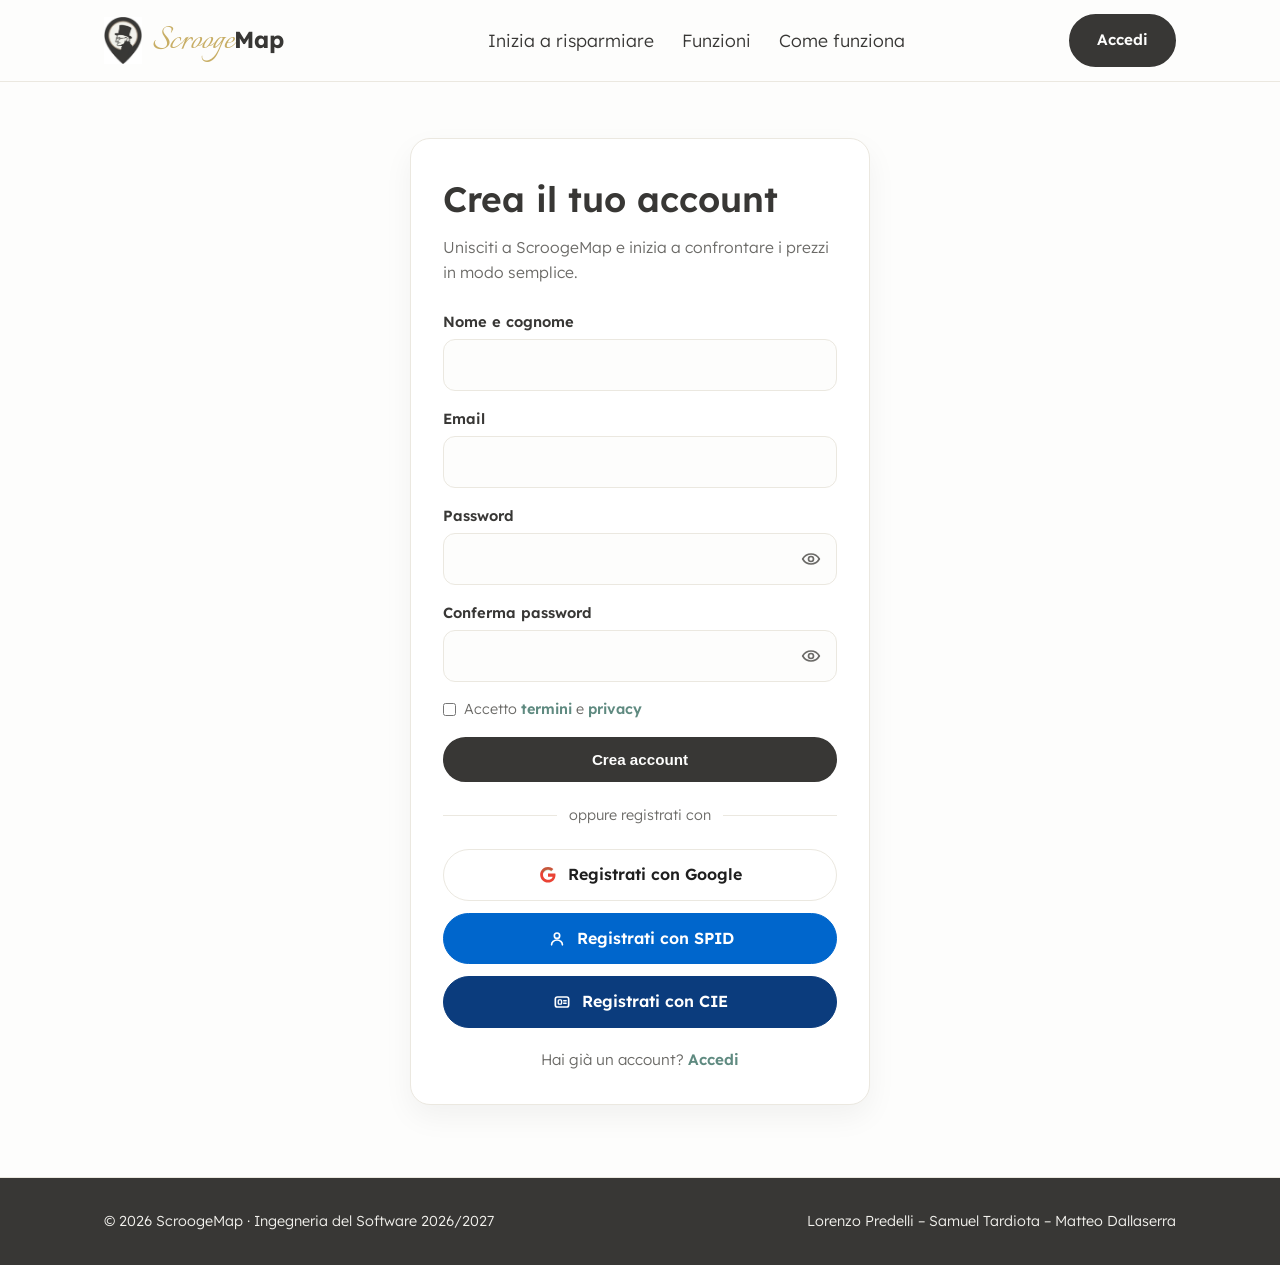
<file: signup.html>
<!DOCTYPE html>
<html lang="it">

<head>
    <meta charset="UTF-8">
    <meta name="viewport" content="width=device-width, initial-scale=1, viewport-fit=cover">
    <title>Crea account – ScroogeMap</title>
    <link
        href="https://fonts.googleapis.com/css2?family=Lexend:wght@300;400;600;700&family=Mrs+Saint+Delafield&family=Italianno&display=swap"
        rel="stylesheet">
    <link href="CSS/style.css" rel="stylesheet">
    <link rel="icon" type="image/png" href="assets/logo.png">
</head>

<body>
    <header>
        <div class="wrap">
            <nav>
                <a href="index.html" class="brand">
                    <div class="logo-img"></div>
                    <span class="logo"><span class="s">Scrooge</span><span class="m">Map</span></span>
                </a>
                <ul>
                    <li><a href="index.html#risparmia">Inizia a risparmiare</a></li>
                    <li><a href="index.html#funzioni">Funzioni</a></li>
                    <li><a href="index.html#come">Come funziona</a></li>
                </ul>
                <a class="btn" href="login.html">Accedi</a>
            </nav>
        </div>
    </header>

    <main>
        <section class="auth-page">
            <div class="wrap auth-wrap">
                <div class="auth-card">
                    <h1>Crea il tuo <span class="g">account</span></h1>
                    <p class="auth-lead">Unisciti a ScroogeMap e inizia a confrontare i prezzi in modo semplice.</p>

                    <form class="auth-form" action="#" method="post">
                        <div class="field">
                            <label for="signup-name">Nome e cognome</label>
                            <input id="signup-name" name="name" type="text" autocomplete="name" required>
                        </div>
                        <div class="field">
                            <label for="signup-email">Email</label>
                            <input id="signup-email" name="email" type="email" autocomplete="email" required>
                        </div>
                        <div class="field">
                            <label for="signup-password">Password</label>
                            <div class="password-wrap">
                                <input id="signup-password" name="password" type="password" autocomplete="new-password"
                                    required>
                                <button class="toggle-password" type="button" data-toggle-password="signup-password"
                                    aria-label="Mostra password" aria-pressed="false">
                                    <svg aria-hidden="true" viewBox="0 0 24 24" fill="none"
                                        xmlns="http://www.w3.org/2000/svg">
                                        <path d="M2 12s3.5-6 10-6 10 6 10 6-3.5 6-10 6-10-6-10-6Z" stroke="currentColor"
                                            stroke-width="2" stroke-linecap="round" stroke-linejoin="round" />
                                        <circle cx="12" cy="12" r="3" stroke="currentColor" stroke-width="2" />
                                    </svg>
                                </button>
                            </div>
                        </div>
                        <div class="field">
                            <label for="signup-password-confirm">Conferma password</label>
                            <div class="password-wrap">
                                <input id="signup-password-confirm" name="password-confirm" type="password"
                                    autocomplete="new-password" required>
                                <button class="toggle-password" type="button"
                                    data-toggle-password="signup-password-confirm" aria-label="Mostra password"
                                    aria-pressed="false">
                                    <svg aria-hidden="true" viewBox="0 0 24 24" fill="none"
                                        xmlns="http://www.w3.org/2000/svg">
                                        <path d="M2 12s3.5-6 10-6 10 6 10 6-3.5 6-10 6-10-6-10-6Z" stroke="currentColor"
                                            stroke-width="2" stroke-linecap="round" stroke-linejoin="round" />
                                        <circle cx="12" cy="12" r="3" stroke="currentColor" stroke-width="2" />
                                    </svg>
                                </button>
                            </div>
                        </div>
                        <div class="auth-row">
                            <label class="check" for="terms">
                                <input id="terms" name="terms" type="checkbox" required>
                                <span>Accetto <a class="auth-link" href="#">termini</a> e <a class="auth-link"
                                        href="#">privacy</a></span>
                            </label>
                        </div>
                        <button class="btn btn-full" type="submit">Crea account</button>
                    </form>

                    <div class="auth-divider"><span>oppure registrati con</span></div>

                    <div class="idp-list" aria-label="Registrati con un identity provider">
                        <button class="btn-idp btn-idp--google" type="button" data-provider="google"
                            aria-label="Registrati con Google">
                            <svg aria-hidden="true" viewBox="0 0 24 24" xmlns="http://www.w3.org/2000/svg">
                                <path fill="#EA4335"
                                    d="M12 10.2v3.9h5.5c-.2 1.2-1.4 3.6-5.5 3.6-3.3 0-6-2.7-6-6s2.7-6 6-6c1.9 0 3.1.8 3.8 1.5l2.6-2.5C16.8 3.2 14.6 2.3 12 2.3 6.8 2.3 2.6 6.5 2.6 11.7S6.8 21.1 12 21.1c5.4 0 9-3.8 9-9.1 0-.6-.1-1.1-.2-1.8H12z" />
                                <path fill="#34A853"
                                    d="M3.9 7.4l3.2 2.3C8 7.9 9.8 6.6 12 6.6c1.9 0 3.1.8 3.8 1.5l2.6-2.5C16.8 3.2 14.6 2.3 12 2.3c-3.5 0-6.6 2-8.1 5.1z"
                                    opacity=".2" />
                            </svg>
                            <span>Registrati con Google</span>
                        </button>
                        <button class="btn-idp btn-idp--spid" type="button" data-provider="spid"
                            aria-label="Registrati con SPID">
                            <svg aria-hidden="true" viewBox="0 0 24 24" xmlns="http://www.w3.org/2000/svg" fill="none">
                                <circle cx="12" cy="8" r="3.2" stroke="currentColor" stroke-width="2" />
                                <path d="M5.5 19c0-3.2 2.9-5.8 6.5-5.8s6.5 2.6 6.5 5.8" stroke="currentColor"
                                    stroke-width="2" stroke-linecap="round" />
                            </svg>
                            <span>Registrati con SPID</span>
                        </button>
                        <button class="btn-idp btn-idp--cie" type="button" data-provider="cie"
                            aria-label="Registrati con CIE">
                            <svg aria-hidden="true" viewBox="0 0 24 24" xmlns="http://www.w3.org/2000/svg" fill="none">
                                <rect x="4" y="6" width="16" height="12" rx="2.5" stroke="currentColor"
                                    stroke-width="2" />
                                <rect x="7.5" y="9.5" width="4" height="5" rx="1" stroke="currentColor"
                                    stroke-width="1.6" />
                                <path d="M14 10.5h3M14 13.5h3" stroke="currentColor" stroke-width="1.6"
                                    stroke-linecap="round" />
                            </svg>
                            <span>Registrati con CIE</span>
                        </button>
                    </div>

                    <p class="auth-alt">Hai già un account? <a class="auth-link" href="login.html">Accedi</a></p>
                </div>
            </div>
        </section>
    </main>

    <footer>
        <div class="wrap">
            <span>© 2026 ScroogeMap · Ingegneria del Software 2026/2027</span>
            <span>Lorenzo Predelli – Samuel Tardiota – Matteo Dallaserra</span>
        </div>
    </footer>
    <script>
        document.querySelectorAll('[data-toggle-password]').forEach(function (button) {
            button.addEventListener('click', function () {
                var input = document.getElementById(button.getAttribute('data-toggle-password'));
                if (!input) return;
                var show = input.type === 'password';
                input.type = show ? 'text' : 'password';
                button.setAttribute('aria-pressed', show ? 'true' : 'false');
                button.setAttribute('aria-label', show ? 'Nascondi password' : 'Mostra password');
            });
        });

        document.querySelector('.auth-form').addEventListener('submit', function (e) {
            e.preventDefault();
            window.location.href = 'mappa.html';
        });
    </script>
</body>

</html>
</file>
<file: CSS/style.css>
:root {
    --bg: #fdfdfc;
    --surface: #ffffff;
    --ink: #383735;
    --muted: #6b6a67;
    --gold: #c8ae65;
    --teal: #5f8a80;
    --line: #ebe8e0;
    --cream: #f3f2ee;
    box-sizing: border-box;
    padding-top: env(safe-area-inset-top, 0px);
    padding-bottom: env(safe-area-inset-bottom, 0px);
}

@media (prefers-color-scheme: dark) {
    :root:not([data-theme="light"]) {
        --bg: #1f1f1e;
        --surface: #292826;
        --ink: #f1efe8;
        --muted: #aaa79e;
        --line: #3a3936;
        --cream: #2e2d2a;
    }
}

:root[data-theme="dark"] {
    --bg: #1f1f1e;
    --surface: #292826;
    --ink: #f1efe8;
    --muted: #aaa79e;
    --line: #3a3936;
    --cream: #2e2d2a;
}

* {
    box-sizing: border-box;
    margin: 0
}

html {
    scroll-behavior: smooth;
    scroll-padding-top: env(safe-area-inset-top, 0px)
}

body {
    background: var(--bg);
    color: var(--ink);
    font-family: 'Lexend', 'Helvetica Neue', Arial, sans-serif;
    font-weight: 300;
    line-height: 1.6
}

a {
    color: inherit;
    text-decoration: none
}

.wrap {
    max-width: 1120px;
    margin: 0 auto;
    padding: 0 24px
}

header {
    position: sticky;
    top: env(safe-area-inset-top, 0px);
    background: var(--bg);
    border-bottom: 1px solid var(--line);
    z-index: 5
}

nav {
    display: flex;
    align-items: center;
    justify-content: space-between;
    height: 9vh
}

.brand {
    display: flex;
    align-items: center;
    gap: 10px
}

.pin {
    width: 30px;
    height: 36px
}

.logo {
    font-size: 1.45rem;
    display: flex;
    align-items: baseline
}

.logo-img {
    width: 4.2vh;
    height: 5.22vh;
    background-image: url(../assets/logo.png);
    background-position: center;
    background-size: cover;
}

.logo .s {
    font-family: 'Italianno', cursive;
    color: var(--gold);
    font-size: 2.5rem;
    line-height: 1
}

.logo .m {
    font-weight: 700
}

nav ul {
    display: flex;
    gap: 28px;
    list-style: none;
    font-size: 1.1rem
}

nav ul a:hover {
    color: var(--gold)
}

.btn {
    display: inline-block;
    background: var(--ink);
    color: var(--bg);
    padding: 12px 26px;
    border-radius: 999px;
    font-weight: 600;
    font-size: .95rem;
    transition: .2s;
    border: 2px solid var(--ink)
}

.btn:hover {
    background: var(--gold);
    border-color: var(--gold);
    color: #fff
}

.btn.ghost {
    background: transparent;
    color: var(--ink)
}

.btn.ghost:hover {
    color: var(--gold)
}

.hero {
    display: grid;
    grid-template-columns: 1fr 1.2fr;
    gap: 48px;
    align-items: center;
    padding: 72px 0 80px
}

.hero-img {
    height: 41.7vh;
    width: 33.5vh;
    background-image: url(../assets/logo.png);
    background-position: center;
    background-size: cover;
}

.hero-pin {
    justify-self: center;
    width: min(300px, 70%)
}

.title {
    font-size: clamp(3rem, 8vw, 5.6rem);
    line-height: 1;
    display: flex;
    align-items: baseline;
    flex-wrap: wrap
}

.title .s {
    font-family: 'Italianno', cursive;
    color: var(--gold);
    font-size: 1.25em;
    font-weight: 400
}

.title .m {
    font-weight: 700;
    margin-left: 4px
}

.sub {
    font-size: clamp(1.2rem, 2.5vw, 1.7rem);
    margin: 20px 0 32px;
    color: var(--ink)
}

.sub b {
    font-weight: 600
}

.sub .g {
    color: var(--gold)
}

.sub .t {
    color: var(--teal)
}

.cta {
    display: flex;
    gap: 14px;
    flex-wrap: wrap
}

section {
    padding: 72px 0
}

h2 {
    font-size: clamp(1.7rem, 4vw, 2.4rem);
    font-weight: 600;
    margin-bottom: 12px
}

h2 .g {
    font-family: 'Italianno', cursive;
    font-weight: bold;
    font-size: 1.4em;
    line-height: 1;
    color: var(--gold)
}

.lead {
    color: var(--muted);
    max-width: 560px;
    margin-bottom: 40px
}

.grid {
    display: grid;
    grid-template-columns: repeat(auto-fit, minmax(240px, 1fr));
    gap: 20px
}

.card {
    background: var(--surface);
    border: 1px solid var(--line);
    border-radius: 20px;
    padding: 28px;
    transition: .2s
}

.card:hover {
    transform: translateY(-4px);
    box-shadow: 0 12px 30px rgba(0, 0, 0, .07)
}

.feature-mark {
    display: block;
    width: 36px;
    height: 2px;
    border-radius: 999px;
    background: rgba(200, 174, 101, 0.75);
    margin: 0 auto 18px
}

.card h3 {
    font-weight: 600;
    font-size: 1.1rem;
    margin-bottom: 6px
}

.card p {
    color: var(--muted);
    font-size: .95rem
}

.alt {
    background: var(--cream)
}

.steps {
    counter-reset: s;
    display: grid;
    grid-template-columns: repeat(auto-fit, minmax(220px, 1fr));
    gap: 28px
}

.step {
    counter-increment: s
}

.step::before {
    content: counter(s);
    display: grid;
    place-items: center;
    width: 44px;
    height: 44px;
    border-radius: 50%;
    background: var(--gold);
    color: #fff;
    font-weight: 700;
    margin-bottom: 14px
}

.step h3 {
    font-weight: 600;
    margin-bottom: 4px
}

.step p {
    color: var(--muted);
    font-size: .95rem
}

.banner {
    text-align: center
}

.banner .btn {
    margin-top: 20px
}

footer {
    background-color: var(--ink);
    border-top: 1px solid var(--line);
    padding: 32px 0;
    color: var(--cream);
    font-size: .9rem
}

footer .wrap {
    display: flex;
    justify-content: space-between;
    flex-wrap: wrap;
    gap: 12px
}

.auth-page {
    padding: 56px 0 72px
}

.auth-wrap {
    display: flex;
    justify-content: center
}

.auth-card {
    width: 100%;
    max-width: 460px;
    background: var(--surface);
    border: 1px solid var(--line);
    border-radius: 20px;
    padding: 32px;
    box-shadow: 0 12px 30px rgba(0, 0, 0, .05)
}

.auth-card h1 {
    font-size: clamp(1.8rem, 4vw, 2.2rem);
    font-weight: 600;
    margin-bottom: 8px
}

.auth-card .auth-lead {
    color: var(--muted);
    margin-bottom: 24px;
    font-size: .98rem
}

.auth-form {
    display: grid;
    gap: 16px
}

.field {
    display: grid;
    gap: 6px
}

.field label {
    font-size: .92rem;
    font-weight: 600
}

.field input {
    width: 100%;
    padding: 12px 14px;
    border: 1px solid var(--line);
    border-radius: 12px;
    background: var(--bg);
    color: var(--ink);
    font: inherit
}

.field input:focus {
    outline: 2px solid transparent;
    border-color: var(--gold);
    box-shadow: 0 0 0 3px rgba(200, 174, 101, .2)
}

.password-wrap {
    position: relative
}

.password-wrap input {
    padding-right: 44px
}

.toggle-password {
    position: absolute;
    top: 50%;
    right: 10px;
    transform: translateY(-50%);
    display: inline-flex;
    align-items: center;
    justify-content: center;
    width: 32px;
    height: 32px;
    border: 0;
    border-radius: 8px;
    background: transparent;
    color: var(--muted);
    cursor: pointer
}

.toggle-password:hover {
    color: var(--ink);
    background: var(--cream)
}

.toggle-password:focus-visible {
    outline: 2px solid var(--gold);
    outline-offset: 1px
}

.toggle-password svg {
    width: 20px;
    height: 20px
}

.auth-row {
    display: flex;
    align-items: center;
    justify-content: space-between;
    gap: 12px;
    flex-wrap: wrap;
    font-size: .9rem
}

.check {
    display: inline-flex;
    align-items: center;
    gap: 8px;
    color: var(--muted)
}

.check input {
    accent-color: var(--gold)
}

.auth-link {
    color: var(--teal);
    font-weight: 600
}

.auth-link:hover {
    color: var(--gold)
}

.btn-full {
    width: 100%;
    text-align: center;
    cursor: pointer
}

.auth-divider {
    display: flex;
    align-items: center;
    gap: 12px;
    margin: 22px 0;
    color: var(--muted);
    font-size: .9rem
}

.auth-divider::before,
.auth-divider::after {
    content: "";
    flex: 1;
    height: 1px;
    background: var(--line)
}

.idp-list {
    display: grid;
    gap: 12px
}

.btn-idp {
    width: 100%;
    display: inline-flex;
    align-items: center;
    justify-content: center;
    gap: 10px;
    padding: 12px 16px;
    border-radius: 999px;
    border: 1px solid var(--line);
    background: var(--surface);
    color: var(--ink);
    font: inherit;
    font-weight: 600;
    cursor: pointer;
    transition: .2s;
    min-height: 46px
}

.btn-idp:hover {
    border-color: var(--gold);
    transform: translateY(-1px)
}

.btn-idp:focus-visible {
    outline: 3px solid rgba(200, 174, 101, .35);
    outline-offset: 2px
}

.btn-idp svg {
    width: 20px;
    height: 20px;
    flex-shrink: 0
}

.btn-idp--google {
    background: #fff;
    color: #1f1f1f
}

.btn-idp--spid {
    background: #0066cc;
    color: #fff;
    border-color: #0066cc
}

.btn-idp--spid:hover {
    background: #0057ad;
    border-color: #0057ad
}

.btn-idp--cie {
    background: #0b3c7d;
    color: #fff;
    border-color: #0b3c7d
}

.btn-idp--cie:hover {
    background: #092f63;
    border-color: #092f63
}

.auth-alt {
    margin-top: 20px;
    text-align: center;
    color: var(--muted);
    font-size: .95rem
}

/* Mappa page */
.map-intro {
    padding: 56px 0 24px
}

.map-intro h1 {
    font-size: clamp(2rem, 5vw, 3rem);
    font-weight: 600;
    margin-bottom: 8px
}

.map-intro .lead {
    margin-bottom: 0
}

.map-controls {
    padding: 0 0 24px
}

.filters {
    padding: 20px;
    display: grid;
    gap: 16px
}

.filters-row {
    display: flex;
    gap: 16px;
    flex-wrap: wrap;
    align-items: flex-end
}

.search-field {
    flex: 1;
    min-width: 220px
}

.search-field label,
.sort-field label {
    font-size: .92rem;
    font-weight: 600;
    display: block;
    margin-bottom: 6px
}

.search-input,
.sort-select {
    width: 100%;
    padding: 12px 14px;
    border: 1px solid var(--line);
    border-radius: 12px;
    background: var(--bg);
    color: var(--ink);
    font: inherit
}

.search-input:focus,
.sort-select:focus {
    outline: 2px solid transparent;
    border-color: var(--gold);
    box-shadow: 0 0 0 3px rgba(200, 174, 101, .2)
}

.filter-group {
    display: flex;
    gap: 10px;
    flex-wrap: wrap;
    flex: 1
}

.filter-btn {
    padding: 10px 16px;
    border-radius: 999px;
    border: 1px solid var(--line);
    background: var(--surface);
    color: var(--ink);
    font: inherit;
    font-weight: 600;
    font-size: .92rem;
    cursor: pointer;
    transition: .2s
}

.filter-btn:hover {
    border-color: var(--gold);
    color: var(--gold)
}

.filter-btn.is-active {
    background: var(--ink);
    color: var(--bg);
    border-color: var(--ink)
}

.sort-field {
    min-width: 180px
}

.map-section {
    padding: 8px 0 56px
}

.map-layout {
    display: grid;
    grid-template-columns: minmax(0, 1.4fr) minmax(320px, .9fr);
    gap: 20px;
    align-items: stretch
}

.map-column {
    min-width: 0
}

.map-embed {
    padding: 0;
    overflow: hidden
}

.map-embed iframe {
    display: block;
    width: 100%;
    aspect-ratio: 16 / 9;
    min-height: 360px;
    border: 0
}

.map-fallback {
    margin-top: 10px;
    color: var(--muted);
    font-size: .9rem
}

.nodes-list-panel {
    padding: 20px;
    display: flex;
    flex-direction: column;
    min-height: 0;
    max-height: 100%;
    overflow: hidden
}

.nodes-panel-header h2 {
    font-size: 1.4rem;
    margin-bottom: 8px
}

.nodes-count {
    margin-bottom: 12px;
    font-size: .95rem
}

.nodes-list-view,
.node-detail-view {
    display: flex;
    flex-direction: column;
    flex: 1;
    min-height: 0
}

.nodes-list-view[hidden],
.node-detail-view[hidden] {
    display: none
}

.nodes-list {
    display: grid;
    gap: 14px;
    flex: 1;
    min-height: 0;
    overflow-y: auto;
    padding-right: 4px
}

.node-detail-view {
    overflow-y: auto;
    padding-right: 4px
}

.back-to-list {
    align-self: flex-start;
    padding: 8px 14px;
    font-size: .9rem;
    margin-bottom: 12px;
    cursor: pointer
}

.node-details-content .details-header {
    margin-bottom: 18px;
    padding-bottom: 14px;
    border-bottom: 1px solid var(--line)
}

.node-details-content .details-header h3 {
    font-size: 1.2rem;
    font-weight: 600;
    margin-bottom: 4px
}

.node-card {
    width: 100%;
    text-align: left;
    background: var(--surface);
    border: 1px solid var(--line);
    border-radius: 20px;
    padding: 20px;
    cursor: pointer;
    font: inherit;
    color: inherit;
    transition: .2s
}

.node-card:hover {
    transform: translateY(-2px);
    box-shadow: 0 10px 24px rgba(0, 0, 0, .06);
    border-color: rgba(200, 174, 101, .5)
}

.node-card.is-selected {
    border-color: var(--gold);
    box-shadow: 0 0 0 2px rgba(200, 174, 101, .25)
}

.node-card h3 {
    font-size: 1.05rem;
    font-weight: 600;
    margin-bottom: 4px
}

.node-address {
    color: var(--muted);
    font-size: .93rem;
    margin-bottom: 10px
}

.node-meta,
.details-meta {
    display: flex;
    gap: 14px;
    flex-wrap: wrap;
    align-items: baseline;
    margin-bottom: 10px
}

.price {
    font-weight: 600;
    color: var(--ink)
}

.distance {
    color: var(--teal);
    font-weight: 600;
    font-size: .95rem
}

.tags {
    display: flex;
    gap: 8px;
    flex-wrap: wrap
}

.tag {
    display: inline-block;
    padding: 4px 10px;
    border-radius: 999px;
    font-size: .82rem;
    font-weight: 600;
    border: 1px solid var(--line);
    background: var(--cream);
    color: var(--ink)
}

.tag--alimentari {
    border-color: rgba(95, 138, 128, .35);
    color: var(--teal)
}

.tag--carburanti {
    border-color: rgba(200, 174, 101, .5);
    color: #a88a3a
}

.tag--parcheggi {
    border-color: rgba(107, 106, 103, .35);
    color: var(--muted)
}

.details-block {
    margin-top: 14px
}

.details-block h4 {
    font-size: .95rem;
    font-weight: 600;
    margin-bottom: 6px
}

.details-block p,
.details-block li {
    color: var(--muted);
    font-size: .95rem
}

.details-block ul {
    padding-left: 18px;
    margin: 0;
    display: grid;
    gap: 4px
}

.status-open {
    color: var(--teal);
    font-weight: 600
}

.empty-state {
    color: var(--muted);
    padding: 12px 4px
}

@media(max-width:820px) {
    .hero {
        grid-template-columns: 1fr;
        text-align: center;
        padding-top: 40px
    }

    .title,
    .cta {
        justify-content: center
    }

    nav ul {
        display: none
    }

    .auth-page {
        padding: 32px 0 48px
    }

    .auth-card {
        padding: 24px
    }

    .filters-row--actions {
        flex-direction: column;
        align-items: stretch
    }

    .filter-group {
        width: 100%
    }

    .filter-btn {
        flex: 1;
        text-align: center
    }

    .sort-field {
        width: 100%
    }

    .map-layout {
        grid-template-columns: 1fr
    }

    .map-embed iframe {
        aspect-ratio: 4 / 3;
        min-height: 300px
    }

    .nodes-list-panel {
        max-height: 70vh
    }

    .subnav {
        flex-wrap: wrap
    }

    .tab-btn {
        flex: 1 1 140px;
        text-align: center
    }

    .expense-form-grid {
        grid-template-columns: 1fr
    }

    .kpi-grid {
        grid-template-columns: 1fr
    }

    .chart-layout {
        grid-template-columns: 1fr
    }

    .pie-wrap {
        justify-self: center
    }

    .pie-chart {
        width: 240px;
        height: 240px
    }
}

/* Budgeting page */
.subnav {
    display: flex;
    gap: 8px;
    margin: 30px auto 2px;
    padding: 4px;
    background: var(--cream);
    border: 1px solid var(--line);
    border-radius: 999px;
    width: min(100%, 460px);
    max-width: 100%;
    justify-content: center;
    height: 5vh;
}

.tab-btn {
    padding: 7px 20px;
    border-radius: 999px;
    border: 1px solid transparent;
    background: transparent;
    color: var(--ink);
    font: inherit;
    font-weight: 600;
    font-size: .95rem;
    cursor: pointer;
    transition: .2s;
    flex: 1;
    text-align: center
}

.tab-btn:hover {
    color: var(--gold)
}

.tab-btn.is-active {
    background: var(--surface);
    border-color: var(--line);
    box-shadow: 0 2px 8px rgba(0, 0, 0, .04)
}

.budget-view[hidden] {
    display: none;

}

#view-spese,
#view-statistiche,
#view-report,
#view-ux,
#view-,
#view-account {
    padding: 0
}

.budget-intro {
    padding: 28px 0 8px
}

.budget-intro h1,
.budget-intro .section-title {
    font-size: clamp(1.9rem, 4vw, 2.6rem);
    font-weight: 600;
    margin-bottom: 8px
}

.budget-intro .lead {
    margin-bottom: 0
}

.budget-section {
    margin-top: 24px
}

.budget-section h2 {
    font-size: 1.4rem;
    margin-bottom: 14px
}

.expense-form-grid {
    display: grid;
    grid-template-columns: 2fr 1fr 1fr;
    gap: 16px
}

.expense-form .field select {
    width: 100%;
    padding: 12px 14px;
    border: 1px solid var(--line);
    border-radius: 12px;
    background: var(--bg);
    color: var(--ink);
    font: inherit
}

.expense-form .field select:focus {
    outline: 2px solid transparent;
    border-color: var(--gold);
    box-shadow: 0 0 0 3px rgba(200, 174, 101, .2)
}

.form-actions {
    margin-top: 16px;
    display: flex;
    align-items: center;
    gap: 14px;
    flex-wrap: wrap
}

.form-feedback {
    color: var(--teal);
    font-size: .95rem;
    min-height: 1.4em
}

.table-wrap {
    margin-top: 8px;
    max-height: 360px;
    overflow: auto;
    border: 1px solid var(--line);
    border-radius: 14px
}

.expenses-table {
    width: 100%;
    border-collapse: collapse;
    min-width: 560px;
    background: var(--surface)
}

.expenses-table th,
.expenses-table td {
    padding: 12px 14px;
    text-align: left;
    border-bottom: 1px solid var(--line);
    font-size: .95rem
}

.expenses-table th {
    position: sticky;
    top: 0;
    background: var(--cream);
    font-weight: 600;
    z-index: 1
}

.expenses-table tbody tr:hover {
    background: rgba(200, 174, 101, .06)
}

.expenses-table tbody tr:last-child td {
    border-bottom: 0
}

.amount-col {
    text-align: right;
    white-space: nowrap;
    font-weight: 600
}

.kpi-grid {
    display: grid;
    grid-template-columns: repeat(auto-fit, minmax(220px, 1fr));
    gap: 16px;
    margin-top: 8px
}

.monthly-stats-section {
    padding: 10px 0;
}

.monthly-stats-section .kpi-grid {
    margin-top: 4px
}

.kpi-card {
    padding: 16px 18px
}

.kpi-label {
    color: var(--muted);
    font-size: .92rem;
    margin-bottom: 6px
}

.kpi-value {
    font-size: 1.55rem;
    font-weight: 700;
    margin-bottom: 0
}

.kpi-value.accent {
    color: var(--gold)
}

.kpi-value.accent-teal {
    color: var(--teal)
}

.kpi-note {
    color: var(--muted);
    font-size: .9rem
}

.chart-layout {
    display: grid;
    grid-template-columns: auto 1fr;
    gap: 28px;
    align-items: center;
    margin-top: 8px
}

.chart-layout.chart-layout--stacked {
    grid-template-columns: 1fr;
    justify-items: center;
    gap: 20px
}

.pie-wrap {
    display: grid;
    gap: 10px;
    justify-items: center
}

.pie-chart {
    position: relative;
    width: 300px;
    height: 300px;
    border-radius: 50%;
    border: 1px solid var(--line);
    background: var(--line)
}

.pie-chart::after {
    content: "";
    position: absolute;
    inset: 28%;
    border-radius: 50%;
    background: var(--surface);
    border: 2px solid var(--cream);
    box-shadow: 0 0 0 1px rgba(235, 232, 224, .5)
}

.chart-legend-wrap {
    width: 100%;
    max-width: 520px
}

.pie-total {
    font-weight: 600;
    color: var(--muted);
    font-size: .95rem
}

.chart-legend {
    list-style: none;
    padding: 0;
    margin: 0;
    display: grid;
    gap: 10px
}

.legend-item {
    display: grid;
    grid-template-columns: 14px 1fr auto;
    gap: 10px;
    align-items: center
}

.legend-swatch {
    width: 14px;
    height: 14px;
    border-radius: 4px;
    border: 1px solid rgba(0, 0, 0, .08)
}

.legend-label {
    font-weight: 600
}

.legend-value {
    color: var(--muted);
    font-size: .93rem
}

.chart-note {
    margin-top: 14px;
    color: var(--muted);
    font-size: .93rem
}

.report-card h3 {
    font-size: 1.1rem;
    margin-bottom: 8px
}

.report-card h4 {
    font-size: 1rem;
    margin: 14px 0 6px
}

.report-meta {
    margin-bottom: 18px;
    padding-bottom: 14px;
    border-bottom: 1px solid var(--line)
}

.report-badge {
    display: inline-block;
    padding: 4px 10px;
    border-radius: 999px;
    background: var(--cream);
    border: 1px solid var(--line);
    color: var(--teal);
    font-weight: 600;
    font-size: .85rem;
    margin-bottom: 10px
}

.report-block {
    margin-top: 16px
}

.report-widget {
    margin-top: 20px;
    padding: 18px 20px;
    background: var(--cream);
    border: 1px solid var(--line);
    border-radius: 16px
}

.report-widget h3 {
    margin-bottom: 6px
}

/* Mappa full-screen (pmtiles) */
body.map-page {
    margin: 0;
    height: 100dvh;
    overflow: hidden
}

body.map-page .map-header {
    position: fixed;
    top: 0;
    left: 0;
    right: 0;
    z-index: 30;
    background: var(--bg)
}

body.map-page .map-main {
    position: fixed;
    top: calc(9vh + env(safe-area-inset-top, 0px));
    left: 0;
    right: 0;
    bottom: 0;
    margin: 0;
    padding: 0
}

body.map-page #map {
    position: absolute;
    inset: 0;
    width: 100%;
    height: 100%
}

.visually-hidden {
    position: absolute;
    width: 1px;
    height: 1px;
    padding: 0;
    margin: -1px;
    overflow: hidden;
    clip: rect(0, 0, 0, 0);
    white-space: nowrap;
    border: 0
}

.search-overlay {
    position: absolute;
    top: 16px;
    left: 16px;
    z-index: 20;
    display: flex;
    flex-direction: column;
    gap: 8px;
    max-width: min(520px, calc(100% - 90px))
}

.search-form {
    display: flex;
    align-items: center;
    gap: 8px;
    padding: 8px;
    background: var(--surface);
    border: 1px solid var(--line);
    border-radius: 14px;
    box-shadow: 0 8px 24px rgba(0, 0, 0, .08)
}

.search-overlay-input {
    flex: 1;
    min-width: 160px;
    padding: 10px 12px;
    border: 1px solid var(--line);
    border-radius: 10px;
    background: var(--bg);
    color: var(--ink);
    font: inherit
}

.search-overlay-input:focus {
    outline: 2px solid transparent;
    border-color: var(--gold);
    box-shadow: 0 0 0 3px rgba(200, 174, 101, .2)
}

.search-submit,
.filters-toggle {
    padding: 10px 14px;
    font-size: .92rem;
    cursor: pointer;
    white-space: nowrap
}

.filters-dropdown {
    padding: 14px;
    background: var(--surface);
    border: 1px solid var(--line);
    border-radius: 14px;
    box-shadow: 0 10px 28px rgba(0, 0, 0, .1);
    display: grid;
    gap: 14px
}

.filters-dropdown[hidden] {
    display: none
}

.filters-dropdown-section {
    display: grid;
    gap: 8px
}

.filters-label {
    font-size: .9rem;
    font-weight: 600;
    color: var(--ink)
}

.filters-dropdown .filter-group {
    display: flex;
    flex-wrap: wrap;
    gap: 8px
}

.filters-dropdown .sort-select {
    width: 100%;
    max-width: 220px
}

.nodes-toggle {
    position: absolute;
    top: 50%;
    right: 0;
    transform: translateY(-50%);
    z-index: 21;
    display: flex;
    flex-direction: column;
    align-items: center;
    gap: 4px;
    padding: 12px 10px;
    border: 1px solid var(--line);
    border-right: 0;
    border-radius: 14px 0 0 14px;
    background: var(--surface);
    color: var(--ink);
    font: inherit;
    font-weight: 600;
    cursor: pointer;
    box-shadow: -4px 4px 16px rgba(0, 0, 0, .08)
}

.nodes-toggle-count {
    display: inline-flex;
    align-items: center;
    justify-content: center;
    min-width: 22px;
    height: 22px;
    padding: 0 6px;
    border-radius: 999px;
    background: var(--gold);
    color: #fff;
    font-size: .8rem
}

.nodes-panel {
    position: absolute;
    top: 0;
    right: 0;
    bottom: 0;
    width: min(400px, 100%);
    z-index: 22;
    padding: 12px;
    transform: translateX(100%);
    transition: transform .25s ease;
    pointer-events: none
}

.nodes-panel.is-open {
    transform: translateX(0);
    pointer-events: auto
}

.nodes-panel-inner {
    height: 100%;
    display: flex;
    flex-direction: column;
    padding: 16px;
    overflow: hidden
}

.nodes-panel .nodes-panel-header {
    display: flex;
    align-items: center;
    justify-content: space-between;
    gap: 8px;
    margin-bottom: 8px
}

.nodes-panel .nodes-panel-header h2 {
    font-size: 1.3rem;
    margin: 0
}

.panel-close {
    border: 1px solid var(--line);
    background: var(--cream);
    color: var(--ink);
    border-radius: 10px;
    width: 34px;
    height: 34px;
    cursor: pointer;
    font: inherit
}

.nodes-panel .nodes-list-view,
.nodes-panel .node-detail-view {
    flex: 1;
    min-height: 0;
    overflow-y: auto
}

.nodes-sort {
    display: flex;
    align-items: center;
    gap: 10px;
    margin-bottom: 10px
}

.nodes-sort .filters-label {
    margin: 0;
    white-space: nowrap
}

.nodes-sort .sort-select {
    flex: 1;
    min-width: 0;
    max-width: none;
    padding: 8px 10px;
    font-size: .92rem
}

.map-pin {
    width: 20px;
    height: 20px;
    border-radius: 50%;
    transform: none;
    background: var(--teal);
    border: 2px solid #fff;
    box-shadow: 0 2px 8px rgba(0, 0, 0, .25);
    cursor: pointer;
    padding: 0
}

.map-pin--carburanti {
    background: var(--gold)
}

.map-pin--parcheggi {
    background: #6b6a67
}

.map-pin.is-selected {
    background: var(--ink);
    outline: 3px solid rgba(200, 174, 101, .45)
}

.map-status {
    position: absolute;
    left: 16px;
    bottom: 16px;
    z-index: 20;
    max-width: min(520px, calc(100% - 32px));
    padding: 8px 12px;
    border-radius: 10px;
    background: var(--surface);
    border: 1px solid var(--line);
    color: var(--muted);
    font-size: .9rem
}

.map-status:empty {
    display: none
}

.maplibregl-ctrl-bottom-left {
    margin-bottom: 8px
}

@media(max-width:820px) {
    body.map-page .map-main {
        top: calc(9vh + env(safe-area-inset-top, 0px))
    }

    .search-overlay {
        right: 16px;
        max-width: none
    }

    .search-form {
        flex-wrap: wrap
    }

    .search-overlay-input {
        flex: 1 1 100%;
        min-width: 0
    }

    .search-submit,
    .filters-toggle {
        flex: 1
    }

    .nodes-panel {
        width: 100%
    }

    .nodes-toggle {
        top: auto;
        bottom: 16px;
        transform: none
    }

    .settings-grid {
        grid-template-columns: 1fr
    }

    .setting-row {
        flex-direction: column;
        align-items: stretch
    }

    .setting-control {
        width: 100%
    }
}

/* Impostazioni profilo */
.font-small {
    font-size: 14px
}

.font-medium {
    font-size: 16px
}

.font-large {
    font-size: 18px
}

.settings-intro {
    padding: 28px 0 8px
}

.settings-intro h1 {
    font-size: clamp(1.9rem, 4vw, 2.6rem);
    font-weight: 600;
    margin-bottom: 8px
}

.settings-intro .lead {
    margin-bottom: 0
}

.settings-subnav {
    width: min(100%, 420px)
}

.settings-view[hidden] {
    display: none;
}

.settings-view {
    padding-top: 30px;
    padding-bottom: 50px;
}

.settings-form {
    display: grid;
    gap: 16px
}

.settings-grid {
    display: grid;
    grid-template-columns: repeat(auto-fit, minmax(220px, 1fr));
    gap: 16px
}

.settings-grid--single {
    grid-template-columns: 1fr;
    max-width: 420px
}

.settings-text {
    color: var(--muted);
    margin-bottom: 8px
}

.setting-row {
    display: flex;
    align-items: center;
    justify-content: space-between;
    gap: 16px;
    padding: 14px 0;
    border-bottom: 1px solid var(--line)
}

.setting-row:last-of-type {
    border-bottom: 0
}

.setting-title {
    font-weight: 600;
    margin-bottom: 2px
}

.setting-desc {
    color: var(--muted);
    font-size: .93rem
}

.setting-control {
    min-width: 220px
}

.setting-control select {
    width: 100%;
    padding: 12px 14px;
    border: 1px solid var(--line);
    border-radius: 12px;
    background: var(--bg);
    color: var(--ink);
    font: inherit
}

.choice-group {
    display: flex;
    flex-wrap: wrap;
    gap: 10px
}

.choice-pill {
    display: inline-flex;
    align-items: center;
    gap: 8px;
    padding: 8px 12px;
    border: 1px solid var(--line);
    border-radius: 999px;
    background: var(--surface);
    cursor: pointer;
    font-size: .93rem;
    font-weight: 600
}

.choice-pill:has(input:checked) {
    border-color: var(--gold);
    box-shadow: 0 0 0 2px rgba(200, 174, 101, .2)
}

.choice-pill input {
    accent-color: var(--gold)
}

.switch {
    display: inline-flex;
    align-items: center;
    gap: 10px;
    cursor: pointer;
    font-weight: 600
}

.switch input {
    position: absolute;
    opacity: 0;
    width: 1px;
    height: 1px
}

.switch-ui {
    position: relative;
    width: 46px;
    height: 26px;
    border-radius: 999px;
    background: var(--line);
    transition: .2s;
    flex-shrink: 0
}

.switch-ui::after {
    content: "";
    position: absolute;
    top: 3px;
    left: 3px;
    width: 20px;
    height: 20px;
    border-radius: 50%;
    background: #fff;
    transition: .2s;
    box-shadow: 0 1px 4px rgba(0, 0, 0, .2)
}

.switch input:checked+.switch-ui {
    background: var(--teal)
}

.switch input:checked+.switch-ui::after {
    transform: translateX(20px)
}

.switch input:focus-visible+.switch-ui {
    outline: 3px solid rgba(200, 174, 101, .35);
    outline-offset: 2px
}

.switch-label {
    min-width: 86px
}

.danger-card {
    border-color: rgba(180, 80, 80, .25)
}

.danger-btn {
    background: #b94a48;
    border-color: #b94a48;
    color: #fff
}

.danger-btn:hover {
    background: #a63f3d;
    border-color: #a63f3d;
    color: #fff
}

.danger-feedback {
    color: #b94a48
}

.report-body p,
.report-body li,
.report-block p {
    color: var(--muted)
}

.report-body ul {
    padding-left: 18px;
    display: grid;
    gap: 6px
}

.budget-footer,
.settigns-footer {
    margin-top: 24px;
}

/* Ricerca AI page */
body.ai-page {
    min-height: 100dvh;
    display: flex;
    flex-direction: column
}

body.ai-page main {
    flex: 1
}

.ai-search-intro {
    padding: 28px 0 8px
}

.ai-search-intro h1 {
    font-size: clamp(1.9rem, 4vw, 2.6rem);
    font-weight: 600;
    margin-bottom: 8px
}

.ai-search-intro .lead {
    margin-bottom: 0
}

.ai-search-form {
    display: grid;
    grid-template-columns: 1fr auto;
    gap: 14px;
    align-items: end
}

.ai-search-actions {
    margin-top: 0
}

.ai-results-subnav {
    width: min(100%, 320px);
    margin: 16px 0 0
}

.results-toolbar {
    margin-top: 8px;
    padding: 24px 0;
}

.results-section {
    margin-top: 16px;
    min-height: 120px
}

.results-state {
    padding: 12px 4px
}

.results-placeholder {
    color: var(--muted);
    text-align: center;
    padding: 20px 8px
}

.loading-box {
    display: grid;
    justify-items: center;
    gap: 8px;
    padding: 24px 8px;
    text-align: center
}

.spinner {
    width: 36px;
    height: 36px;
    border: 3px solid var(--line);
    border-top-color: var(--gold);
    border-radius: 50%;
    animation: spin 1s linear infinite
}

@keyframes spin {
    to {
        transform: rotate(360deg)
    }
}

.loading-title {
    font-weight: 600;
    color: var(--ink)
}

.loading-sub {
    color: var(--muted);
    font-size: .95rem
}

.results-content[hidden],
.results-panel[hidden] {
    display: none
}

.results-map-layout {
    display: grid;
    gap: 16px
}

.results-map-widget {
    padding: 0;
    overflow: hidden
}

#ai-results-map {
    width: 100%;
    height: 420px
}

.map-detail-card {
    padding: 20px
}

.map-detail-header {
    display: flex;
    align-items: center;
    justify-content: space-between;
    gap: 8px;
    margin-bottom: 12px;
    padding-bottom: 10px;
    border-bottom: 1px solid var(--line)
}

.map-detail-header h3 {
    margin: 0;
    font-size: 1.1rem
}

.map-hint {
    color: var(--muted);
    font-size: .93rem;
    text-align: center
}

@media(max-width:820px) {
    .ai-search-form {
        grid-template-columns: 1fr
    }

    #ai-results-map {
        height: 320px
    }
}
</file>
